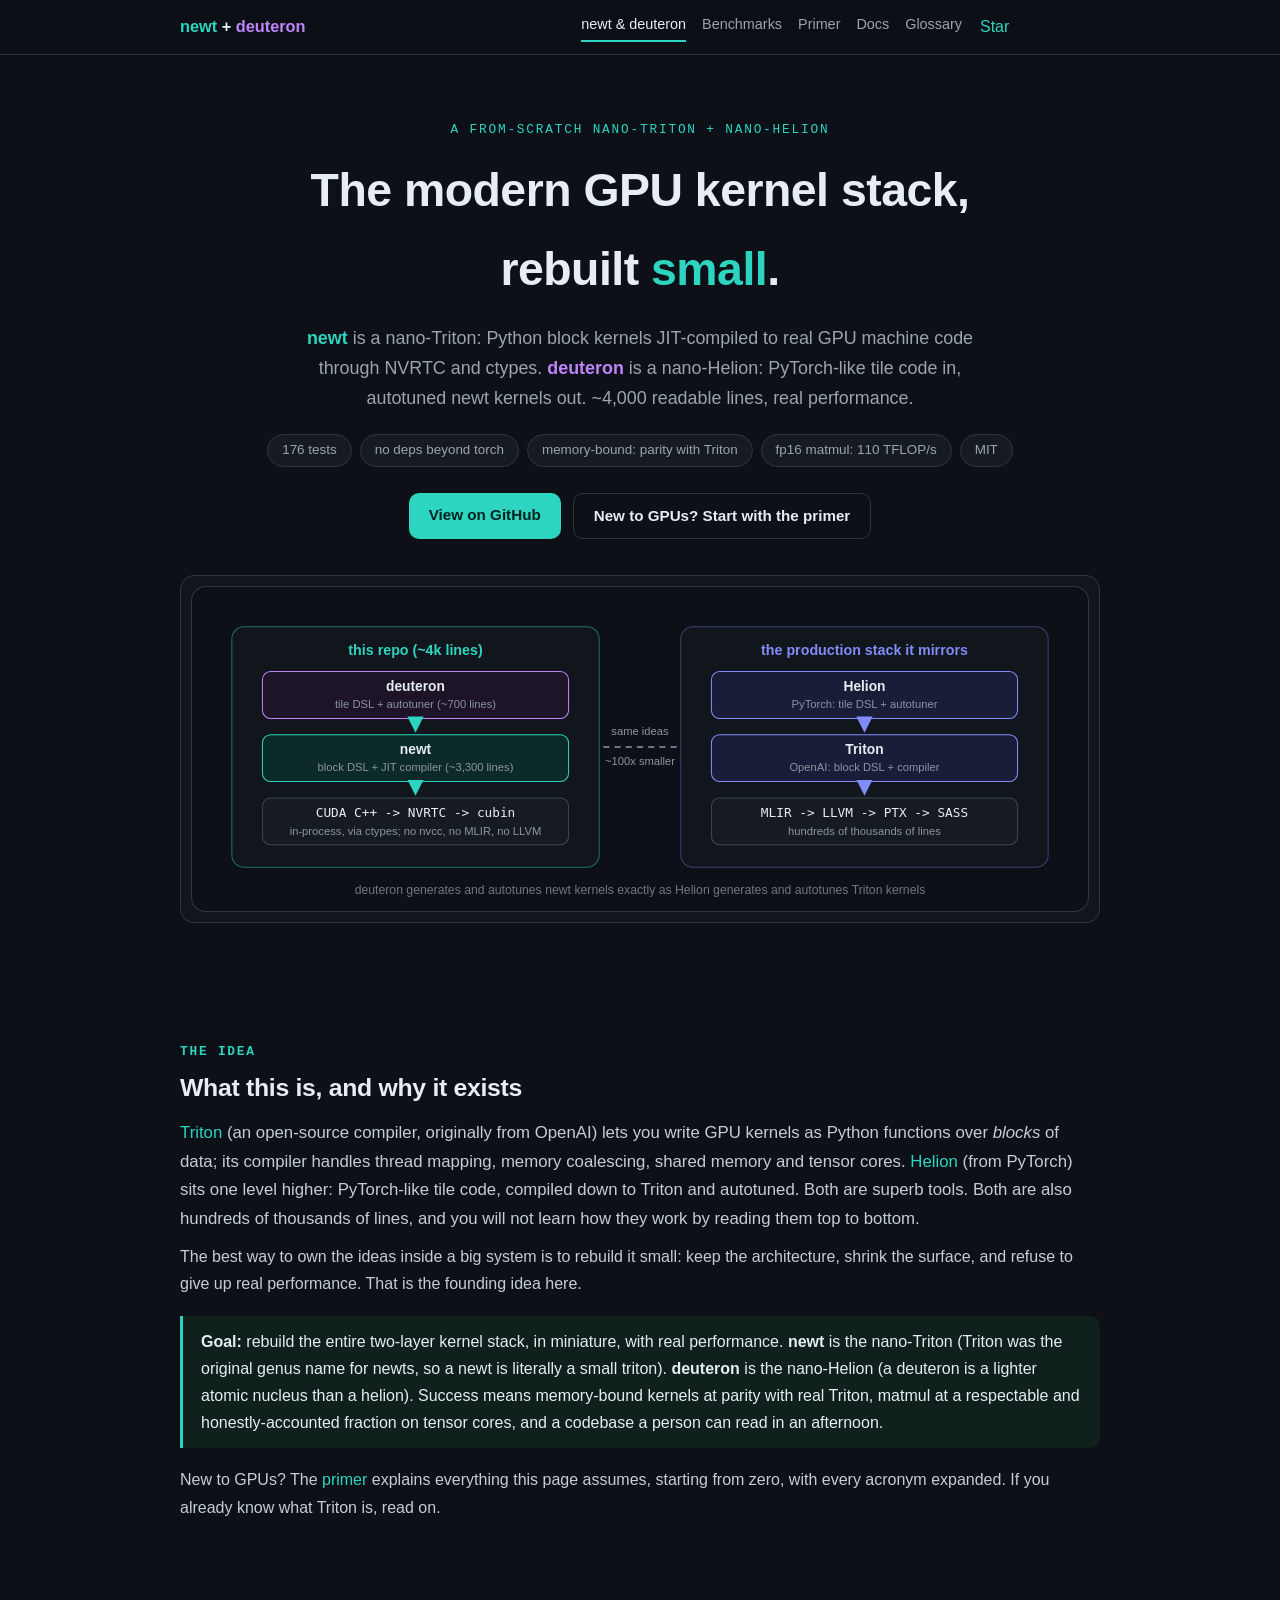
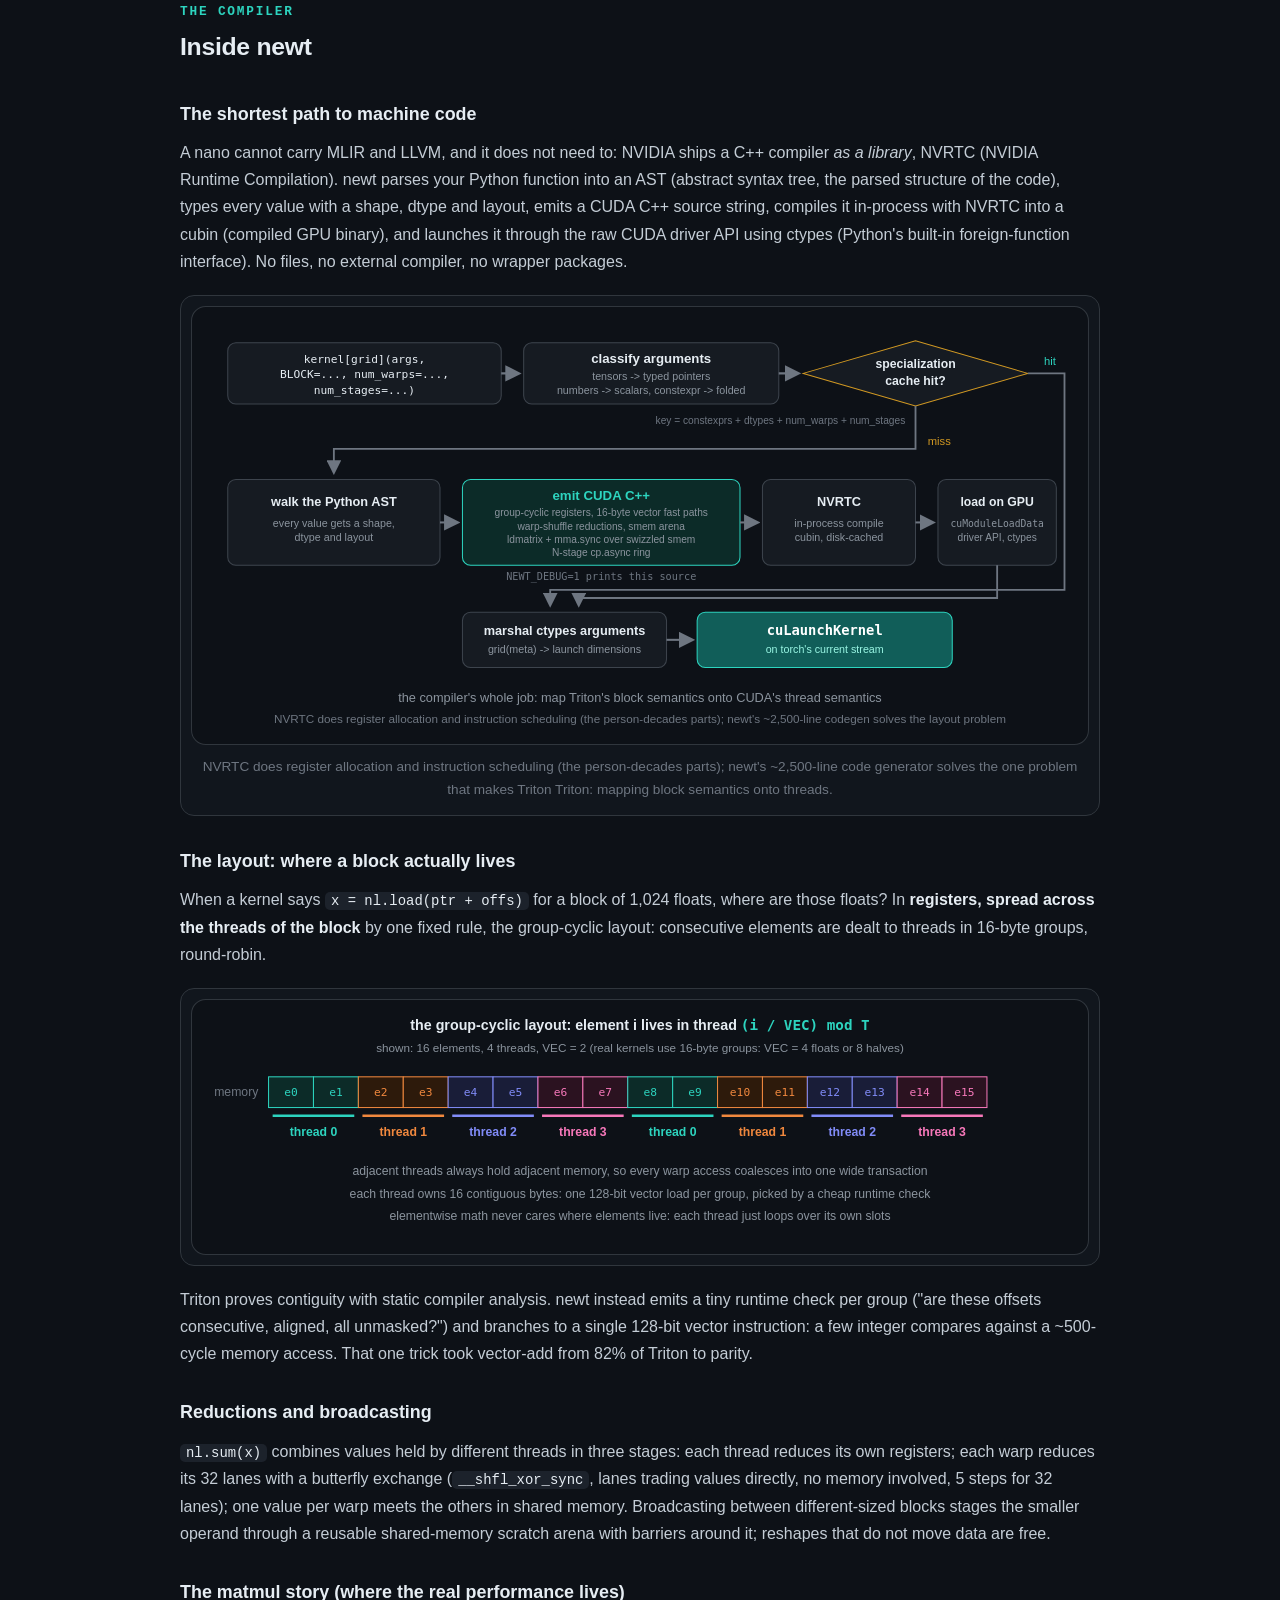
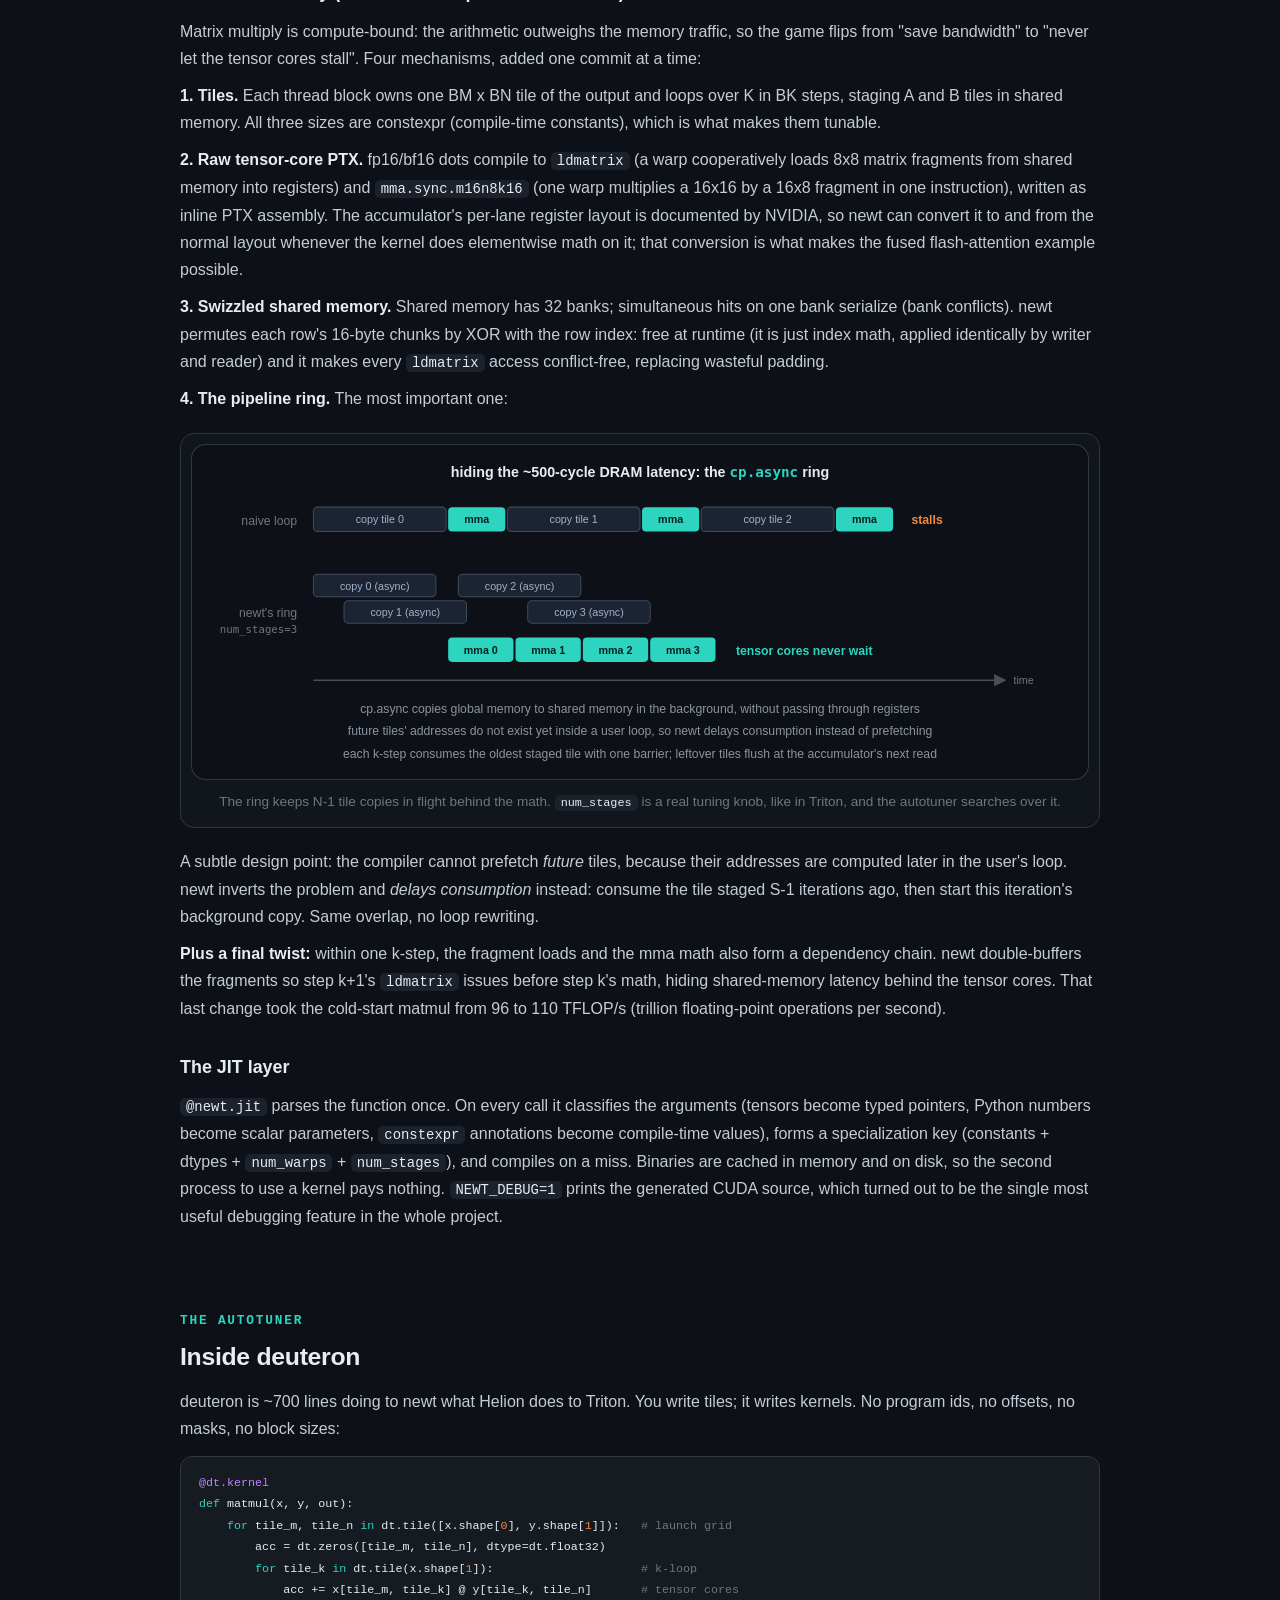
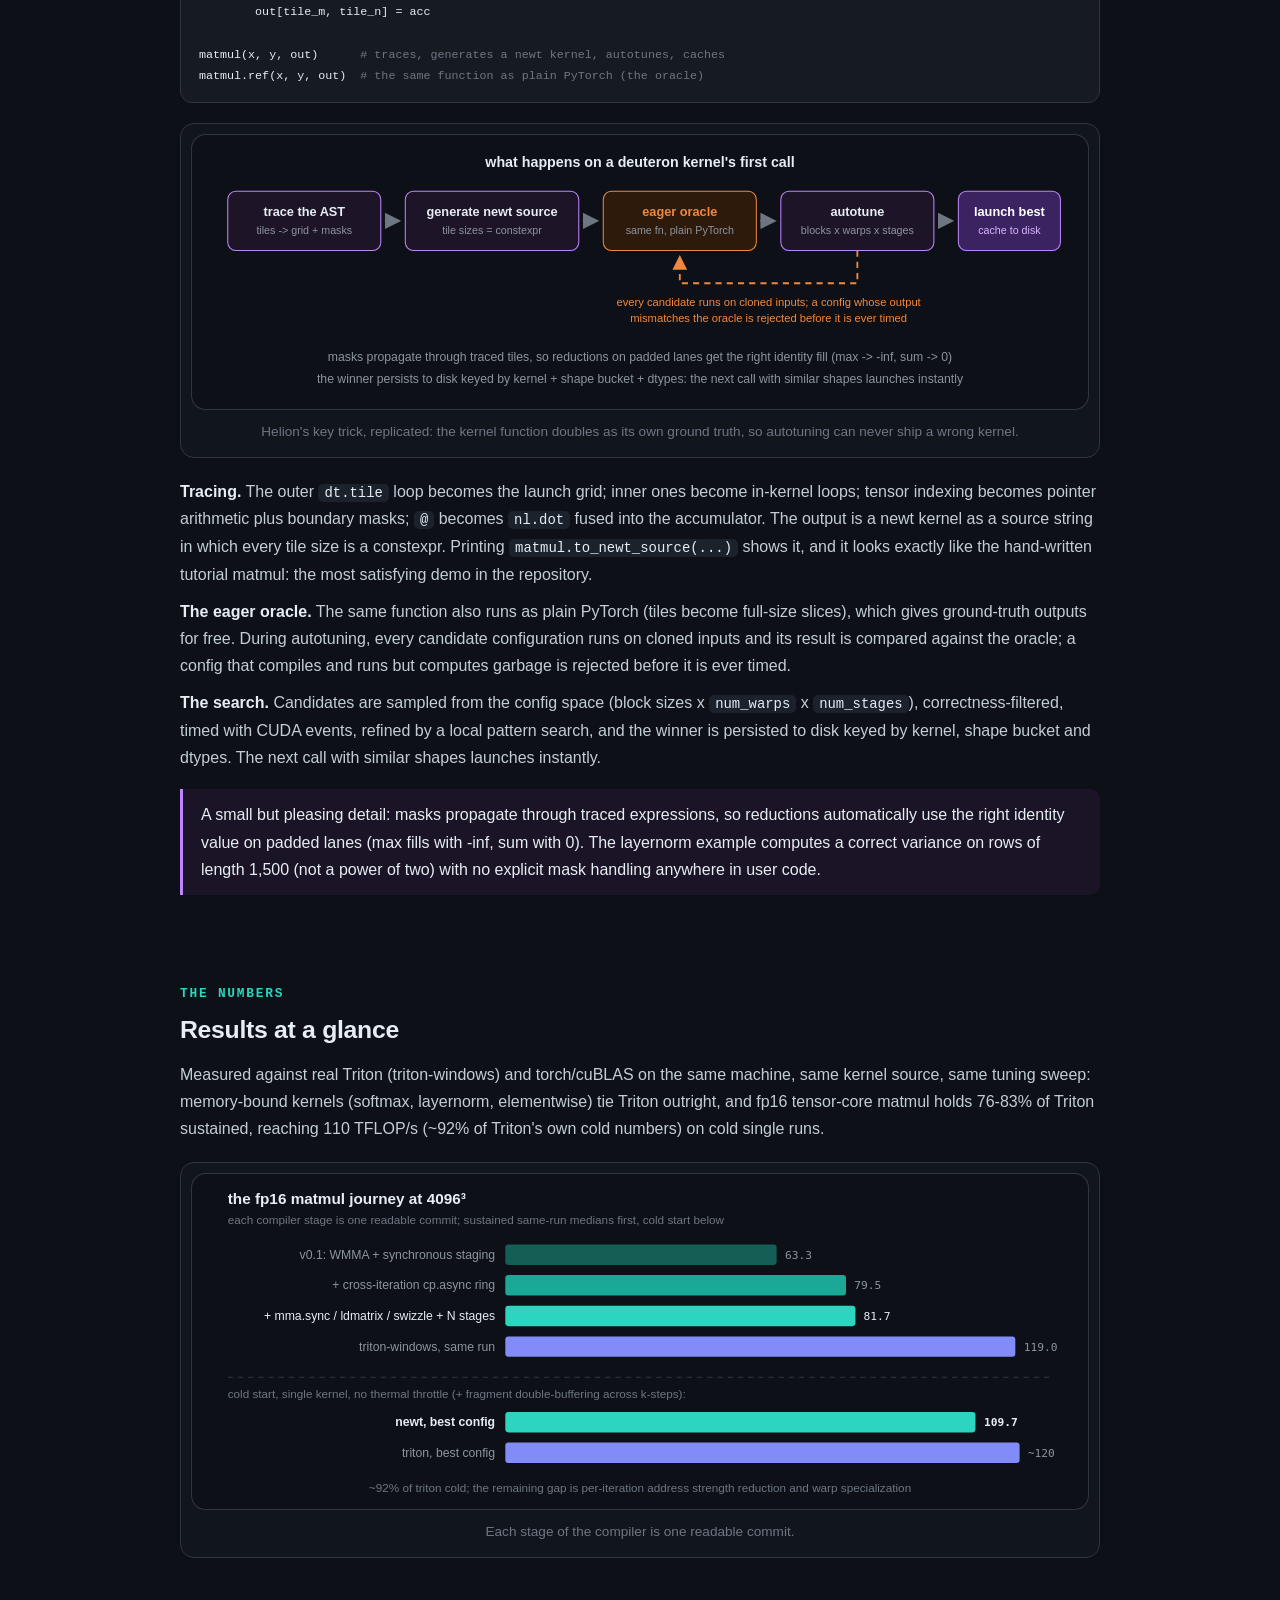
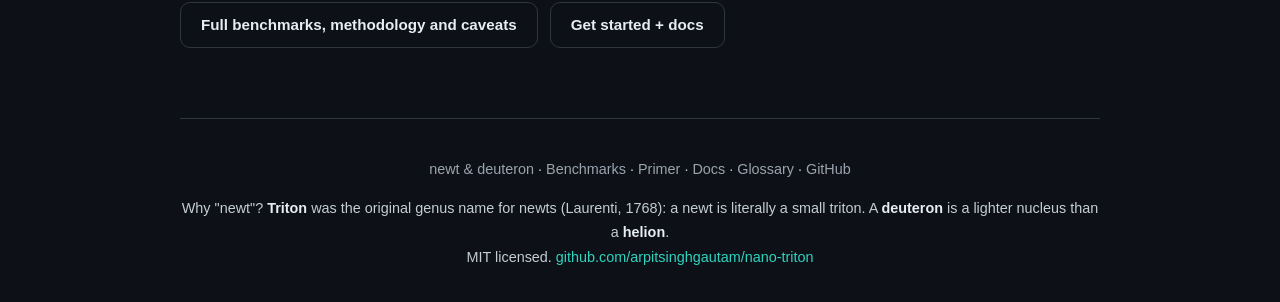
<file: docs/index.html>
<!DOCTYPE html>
<html lang="en">
<head>
<meta charset="utf-8">
<meta name="viewport" content="width=device-width, initial-scale=1">
<title>newt + deuteron: the GPU kernel stack, rebuilt small</title>
<meta name="description" content="A from-scratch nano-Triton and nano-Helion: the modern GPU kernel DSL stack rebuilt in ~4,000 lines of readable Python, with real tensor-core performance.">
<meta property="og:type" content="website">
<meta property="og:title" content="newt + deuteron: the GPU kernel stack, rebuilt small">
<meta property="og:description" content="A from-scratch nano-Triton and nano-Helion: ~4,000 lines of Python reaching memory-bandwidth parity with Triton and ~92% of its cold matmul throughput on real tensor cores.">
<meta property="og:url" content="https://arpitsinghgautam.me/nano-triton/">
<meta property="og:image" content="https://arpitsinghgautam.me/nano-triton/assets/og-card.png">
<meta property="og:image:width" content="1200">
<meta property="og:image:height" content="630">
<meta name="twitter:card" content="summary_large_image">
<meta name="twitter:title" content="newt + deuteron: the GPU kernel stack, rebuilt small">
<meta name="twitter:description" content="A from-scratch nano-Triton and nano-Helion: ~4,000 lines of Python reaching memory-bandwidth parity with Triton and ~92% of its cold matmul throughput on real tensor cores.">
<meta name="twitter:image" content="https://arpitsinghgautam.me/nano-triton/assets/og-card.png">
<link rel="icon" href="data:image/svg+xml,%3Csvg xmlns='http://www.w3.org/2000/svg' viewBox='0 0 32 32'%3E%3Crect width='32' height='32' rx='7' fill='%230d1117'/%3E%3Ctext x='16' y='23' text-anchor='middle' font-family='monospace' font-size='19' font-weight='bold' fill='%232dd4bf'%3En%3C/text%3E%3C/svg%3E">
<link rel="stylesheet" href="styles.css">
</head>
<body>

<nav class="top"><div class="wrap">
  <a class="brand" href="index.html"><span class="nw">newt</span> + <span class="dt">deuteron</span></a>
  <div class="links">
    <a href="index.html" class="active">newt &amp; deuteron</a>
    <a href="benchmarks.html">Benchmarks</a>
    <a href="primer.html">Primer</a>
    <a href="docs.html">Docs</a>
    <a href="docs.html#glossary">Glossary</a>
  </div>
  <span class="ghstar">
    <a class="github-button" href="https://github.com/arpitsinghgautam/nano-triton"
       data-color-scheme="no-preference: dark; light: dark; dark: dark;"
       data-icon="octicon-star" data-size="large" data-show-count="true"
       aria-label="Star arpitsinghgautam/nano-triton on GitHub">Star</a>
  </span>
</div></nav>

<div class="wrap" id="top">

<header class="hero">
  <div class="kicker">a from-scratch nano-Triton + nano-Helion</div>
  <h1>The modern GPU kernel stack,<br>rebuilt <span class="nw">small</span>.</h1>
  <p class="sub"><span style="color:var(--teal);font-weight:600">newt</span> is a nano-Triton:
  Python block kernels JIT-compiled to real GPU machine code through NVRTC and ctypes.
  <span style="color:var(--purple);font-weight:600">deuteron</span> is a nano-Helion:
  PyTorch-like tile code in, autotuned newt kernels out. ~4,000 readable lines, real performance.</p>
  <div class="pillrow">
    <span class="pill">176 tests</span>
    <span class="pill">no deps beyond torch</span>
    <span class="pill">memory-bound: parity with Triton</span>
    <span class="pill">fp16 matmul: 110 TFLOP/s</span>
    <span class="pill">MIT</span>
  </div>
  <div class="btnrow">
    <a class="btn primary" href="https://github.com/arpitsinghgautam/nano-triton">View on GitHub</a>
    <a class="btn ghost" href="primer.html">New to GPUs? Start with the primer</a>
  </div>
  <figure class="figure" style="margin-top:6px">
    <img src="assets/stack.svg" alt="this repo mirrors the production stack: deuteron over newt over NVRTC, as Helion over Triton over MLIR/LLVM">
  </figure>
</header>

<!-- ================================ WHAT ================================ -->
<section id="what">
<h2><span class="kicker">the idea</span>What this is, and why it exists</h2>

<p class="lead"><a href="https://github.com/triton-lang/triton">Triton</a> (an open-source
compiler, originally from OpenAI) lets you write GPU kernels as Python functions over
<em>blocks</em> of data; its compiler handles thread mapping, memory coalescing, shared
memory and tensor cores. <a href="https://github.com/pytorch/helion">Helion</a> (from
PyTorch) sits one level higher: PyTorch-like tile code, compiled down to Triton and
autotuned. Both are superb tools. Both are also hundreds of thousands of lines, and you
will not learn how they work by reading them top to bottom.</p>

<p>The best way to own the ideas inside a big system is to rebuild it small: keep the
architecture, shrink the surface, and refuse to give up real performance. That is the
founding idea here.</p>

<div class="callout">
<strong>Goal:</strong> rebuild the entire two-layer kernel stack, in miniature, with real
performance. <strong>newt</strong> is the nano-Triton (Triton was the original genus name for
newts, so a newt is literally a small triton). <strong>deuteron</strong> is the nano-Helion
(a deuteron is a lighter atomic nucleus than a helion). Success means memory-bound kernels
at parity with real Triton, matmul at a respectable and honestly-accounted fraction on
tensor cores, and a codebase a person can read in an afternoon.
</div>

<p>New to GPUs? The <a href="primer.html">primer</a> explains everything this page
assumes, starting from zero, with every acronym expanded. If you already know what
Triton is, read on.</p>
</section>

<!-- ================================ NEWT ================================ -->
<section id="newt">
<h2><span class="kicker">the compiler</span>Inside newt</h2>

<h3>The shortest path to machine code</h3>
<p>A nano cannot carry MLIR and LLVM, and it does not need to: NVIDIA ships a C++ compiler
<em>as a library</em>, NVRTC (NVIDIA Runtime Compilation). newt parses your Python function
into an AST (abstract syntax tree, the parsed structure of the code), types every value
with a shape, dtype and layout, emits a CUDA C++ source string, compiles it in-process
with NVRTC into a cubin (compiled GPU binary), and launches it through the raw CUDA driver
API using ctypes (Python's built-in foreign-function interface). No files, no external
compiler, no wrapper packages.</p>

<figure class="figure">
  <img src="assets/pipeline.svg" alt="call flow: classify arguments, specialization cache, walk the AST, emit CUDA C++, NVRTC, driver load, marshal, cuLaunchKernel">
  <figcaption>NVRTC does register allocation and instruction scheduling (the person-decades
  parts); newt's ~2,500-line code generator solves the one problem that makes Triton
  Triton: mapping block semantics onto threads.</figcaption>
</figure>

<h3>The layout: where a block actually lives</h3>
<p>When a kernel says <code>x = nl.load(ptr + offs)</code> for a block of 1,024 floats, where
are those floats? In <strong>registers, spread across the threads of the block</strong> by one
fixed rule, the group-cyclic layout: consecutive elements are dealt to threads in 16-byte
groups, round-robin.</p>

<figure class="figure">
  <img src="assets/layout.svg" alt="group-cyclic layout: 16 elements dealt to 4 threads in groups of 2, round robin">
</figure>

<p>Triton proves contiguity with static compiler analysis. newt instead emits a tiny
runtime check per group ("are these offsets consecutive, aligned, all unmasked?") and
branches to a single 128-bit vector instruction: a few integer compares against a
~500-cycle memory access. That one trick took vector-add from 82% of Triton to parity.</p>

<h3>Reductions and broadcasting</h3>
<p><code>nl.sum(x)</code> combines values held by different threads in three stages: each
thread reduces its own registers; each warp reduces its 32 lanes with a butterfly exchange
(<code>__shfl_xor_sync</code>, lanes trading values directly, no memory involved, 5 steps for
32 lanes); one value per warp meets the others in shared memory. Broadcasting between
different-sized blocks stages the smaller operand through a reusable shared-memory scratch
arena with barriers around it; reshapes that do not move data are free.</p>

<h3>The matmul story (where the real performance lives)</h3>
<p>Matrix multiply is compute-bound: the arithmetic outweighs the memory traffic, so the
game flips from "save bandwidth" to "never let the tensor cores stall". Four mechanisms,
added one commit at a time:</p>

<p><strong>1. Tiles.</strong> Each thread block owns one BM x BN tile of the output and loops
over K in BK steps, staging A and B tiles in shared memory. All three sizes are constexpr
(compile-time constants), which is what makes them tunable.</p>

<p><strong>2. Raw tensor-core PTX.</strong> fp16/bf16 dots compile to <code>ldmatrix</code> (a
warp cooperatively loads 8x8 matrix fragments from shared memory into registers) and
<code>mma.sync.m16n8k16</code> (one warp multiplies a 16x16 by a 16x8 fragment in one
instruction), written as inline PTX assembly. The accumulator's per-lane register layout
is documented by NVIDIA, so newt can convert it to and from the normal layout whenever the
kernel does elementwise math on it; that conversion is what makes the fused
flash-attention example possible.</p>

<p><strong>3. Swizzled shared memory.</strong> Shared memory has 32 banks; simultaneous hits
on one bank serialize (bank conflicts). newt permutes each row's 16-byte chunks by XOR
with the row index: free at runtime (it is just index math, applied identically by writer
and reader) and it makes every <code>ldmatrix</code> access conflict-free, replacing wasteful
padding.</p>

<p><strong>4. The pipeline ring.</strong> The most important one:</p>

<figure class="figure">
  <img src="assets/ring.svg" alt="naive loops stall on every copy; the cp.async ring keeps N-1 tile copies in flight behind the math">
  <figcaption>The ring keeps N-1 tile copies in flight behind the math. <code>num_stages</code>
  is a real tuning knob, like in Triton, and the autotuner searches over it.</figcaption>
</figure>

<p>A subtle design point: the compiler cannot prefetch <em>future</em> tiles, because their
addresses are computed later in the user's loop. newt inverts the problem and
<em>delays consumption</em> instead: consume the tile staged S-1 iterations ago, then start
this iteration's background copy. Same overlap, no loop rewriting.</p>

<p><strong>Plus a final twist:</strong> within one k-step, the fragment loads and the mma math
also form a dependency chain. newt double-buffers the fragments so step k+1's
<code>ldmatrix</code> issues before step k's math, hiding shared-memory latency behind the
tensor cores. That last change took the cold-start matmul from 96 to 110 TFLOP/s
(trillion floating-point operations per second).</p>

<h3>The JIT layer</h3>
<p><code>@newt.jit</code> parses the function once. On every call it classifies the arguments
(tensors become typed pointers, Python numbers become scalar parameters,
<code>constexpr</code> annotations become compile-time values), forms a specialization key
(constants + dtypes + <code>num_warps</code> + <code>num_stages</code>), and compiles on a miss.
Binaries are cached in memory and on disk, so the second process to use a kernel pays
nothing. <code>NEWT_DEBUG=1</code> prints the generated CUDA source, which turned out to be
the single most useful debugging feature in the whole project.</p>
</section>

<!-- ================================ DEUTERON ================================ -->
<section id="deuteron">
<h2><span class="kicker">the autotuner</span>Inside deuteron</h2>

<p>deuteron is ~700 lines doing to newt what Helion does to Triton. You write tiles; it
writes kernels. No program ids, no offsets, no masks, no block sizes:</p>

<pre><code><span class="d">@dt.kernel</span>
<span class="k">def</span> matmul(x, y, out):
    <span class="k">for</span> tile_m, tile_n <span class="k">in</span> dt.tile([x.shape[<span class="n">0</span>], y.shape[<span class="n">1</span>]]):   <span class="c"># launch grid</span>
        acc = dt.zeros([tile_m, tile_n], dtype=dt.float32)
        <span class="k">for</span> tile_k <span class="k">in</span> dt.tile(x.shape[<span class="n">1</span>]):                     <span class="c"># k-loop</span>
            acc += x[tile_m, tile_k] @ y[tile_k, tile_n]       <span class="c"># tensor cores</span>
        out[tile_m, tile_n] = acc

matmul(x, y, out)      <span class="c"># traces, generates a newt kernel, autotunes, caches</span>
matmul.ref(x, y, out)  <span class="c"># the same function as plain PyTorch (the oracle)</span></code></pre>

<figure class="figure">
  <img src="assets/deuteron.svg" alt="trace the AST, generate newt source, eager PyTorch oracle, correctness-filtered autotune, launch and cache">
  <figcaption>Helion's key trick, replicated: the kernel function doubles as its own ground
  truth, so autotuning can never ship a wrong kernel.</figcaption>
</figure>

<p><strong>Tracing.</strong> The outer <code>dt.tile</code> loop becomes the launch grid; inner
ones become in-kernel loops; tensor indexing becomes pointer arithmetic plus boundary
masks; <code>@</code> becomes <code>nl.dot</code> fused into the accumulator. The output is a newt
kernel as a source string in which every tile size is a constexpr. Printing
<code>matmul.to_newt_source(...)</code> shows it, and it looks exactly like the hand-written
tutorial matmul: the most satisfying demo in the repository.</p>

<p><strong>The eager oracle.</strong> The same function also runs as plain PyTorch (tiles
become full-size slices), which gives ground-truth outputs for free. During autotuning,
every candidate configuration runs on cloned inputs and its result is compared against the
oracle; a config that compiles and runs but computes garbage is rejected before it is ever
timed.</p>

<p><strong>The search.</strong> Candidates are sampled from the config space (block sizes x
<code>num_warps</code> x <code>num_stages</code>), correctness-filtered, timed with CUDA events,
refined by a local pattern search, and the winner is persisted to disk keyed by kernel,
shape bucket and dtypes. The next call with similar shapes launches instantly.</p>

<div class="callout purple">
A small but pleasing detail: masks propagate through traced expressions, so reductions
automatically use the right identity value on padded lanes (max fills with -inf, sum with
0). The layernorm example computes a correct variance on rows of length 1,500 (not a power
of two) with no explicit mask handling anywhere in user code.
</div>
</section>

<!-- ================================ RESULTS TEASER ================================ -->
<section id="results">
<h2><span class="kicker">the numbers</span>Results at a glance</h2>

<p>Measured against real Triton (triton-windows) and torch/cuBLAS on the same machine,
same kernel source, same tuning sweep: memory-bound kernels (softmax, layernorm,
elementwise) tie Triton outright, and fp16 tensor-core matmul holds 76-83% of Triton
sustained, reaching 110 TFLOP/s (~92% of Triton's own cold numbers) on cold single
runs.</p>

<figure class="figure">
  <img src="assets/journey.svg" alt="the fp16 matmul journey at 4096 cubed: 63.3 to 79.5 to 81.7 sustained, 109.7 cold vs triton about 120">
  <figcaption>Each stage of the compiler is one readable commit.</figcaption>
</figure>

<div class="pagenav">
  <a class="btn ghost" href="benchmarks.html">Full benchmarks, methodology and caveats</a>
  <a class="btn ghost" href="docs.html">Get started + docs</a>
</div>
</section>

<footer>
  <p class="footlinks">
    <a href="index.html">newt &amp; deuteron</a> &#183;
    <a href="benchmarks.html">Benchmarks</a> &#183;
    <a href="primer.html">Primer</a> &#183;
    <a href="docs.html">Docs</a> &#183;
    <a href="docs.html#glossary">Glossary</a> &#183;
    <a href="https://github.com/arpitsinghgautam/nano-triton">GitHub</a>
  </p>
  <p>Why "newt"? <strong>Triton</strong> was the original genus name for newts (Laurenti, 1768):
  a newt is literally a small triton. A <strong>deuteron</strong> is a lighter nucleus than a
  <strong>helion</strong>.<br>
  MIT licensed. <a href="https://github.com/arpitsinghgautam/nano-triton">github.com/arpitsinghgautam/nano-triton</a></p>
</footer>

</div>
<script async defer src="https://buttons.github.io/buttons.js"></script>
</body>
</html>
</file>
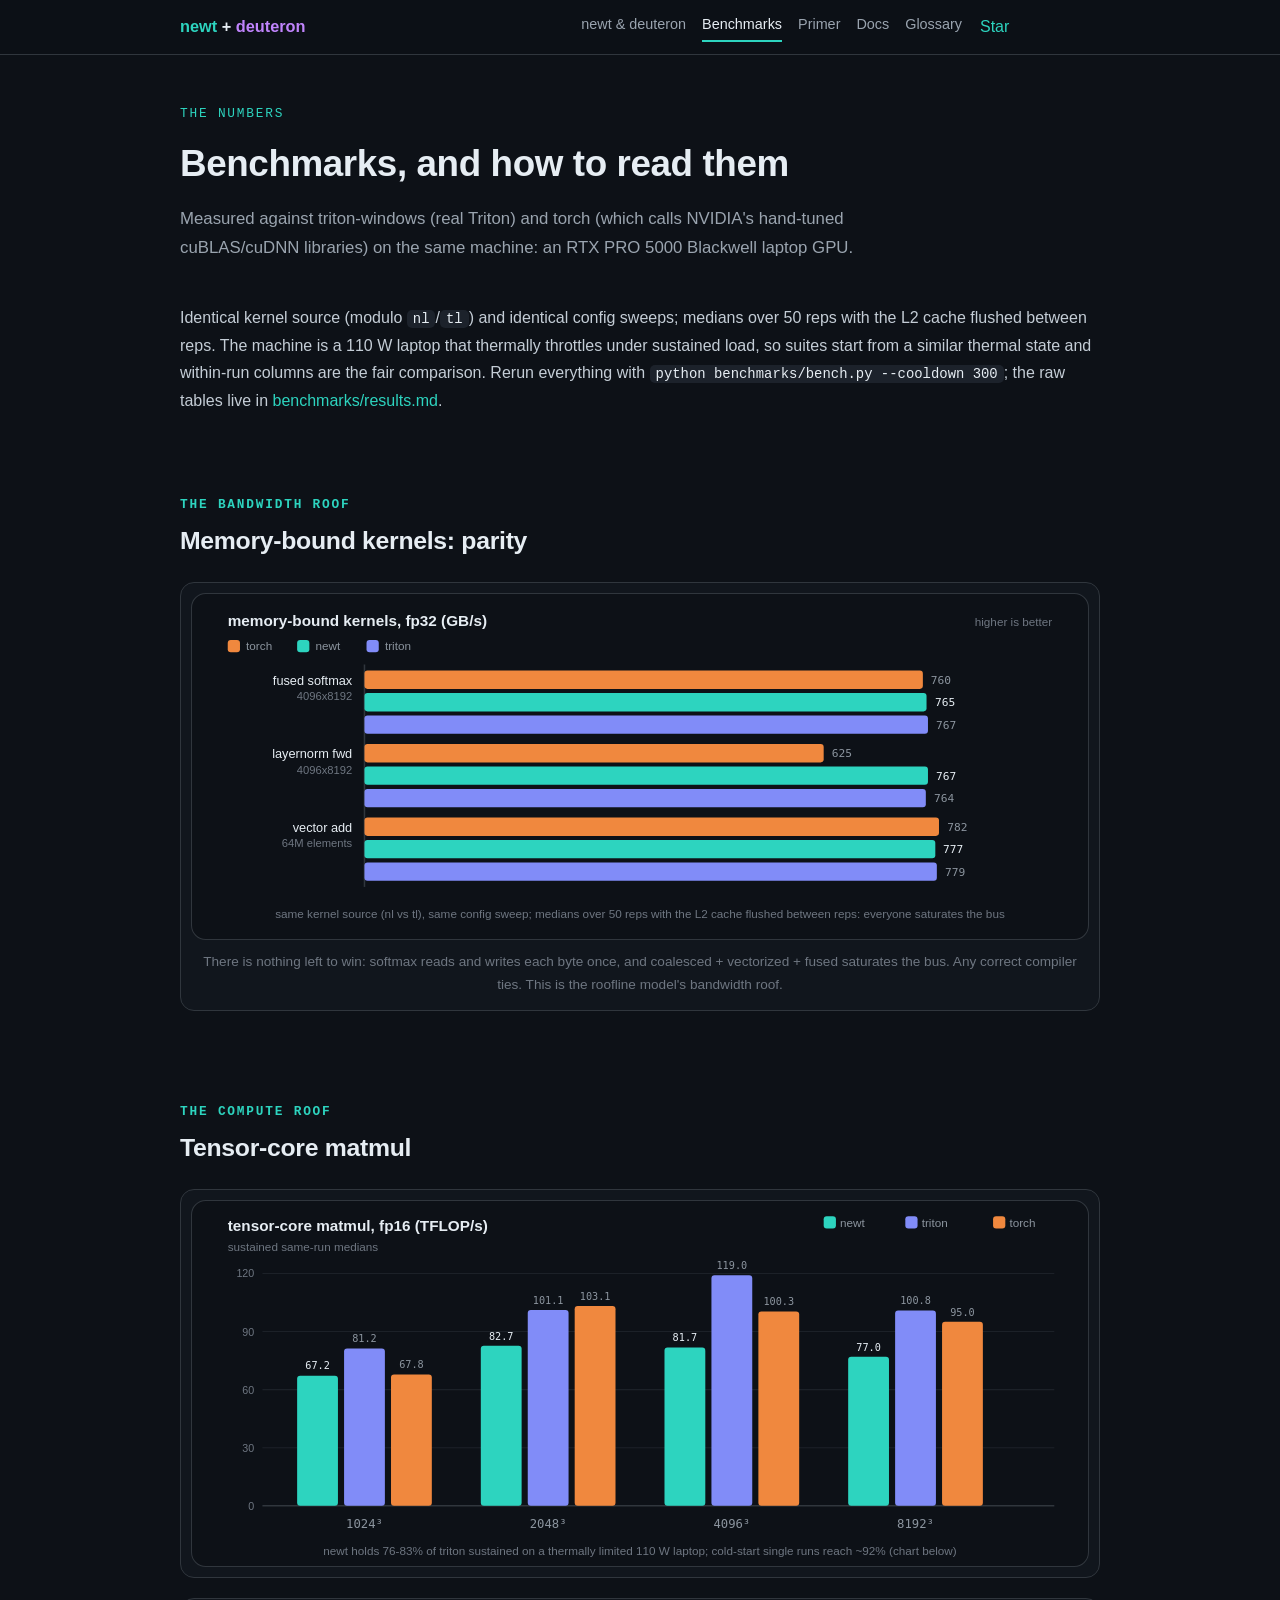
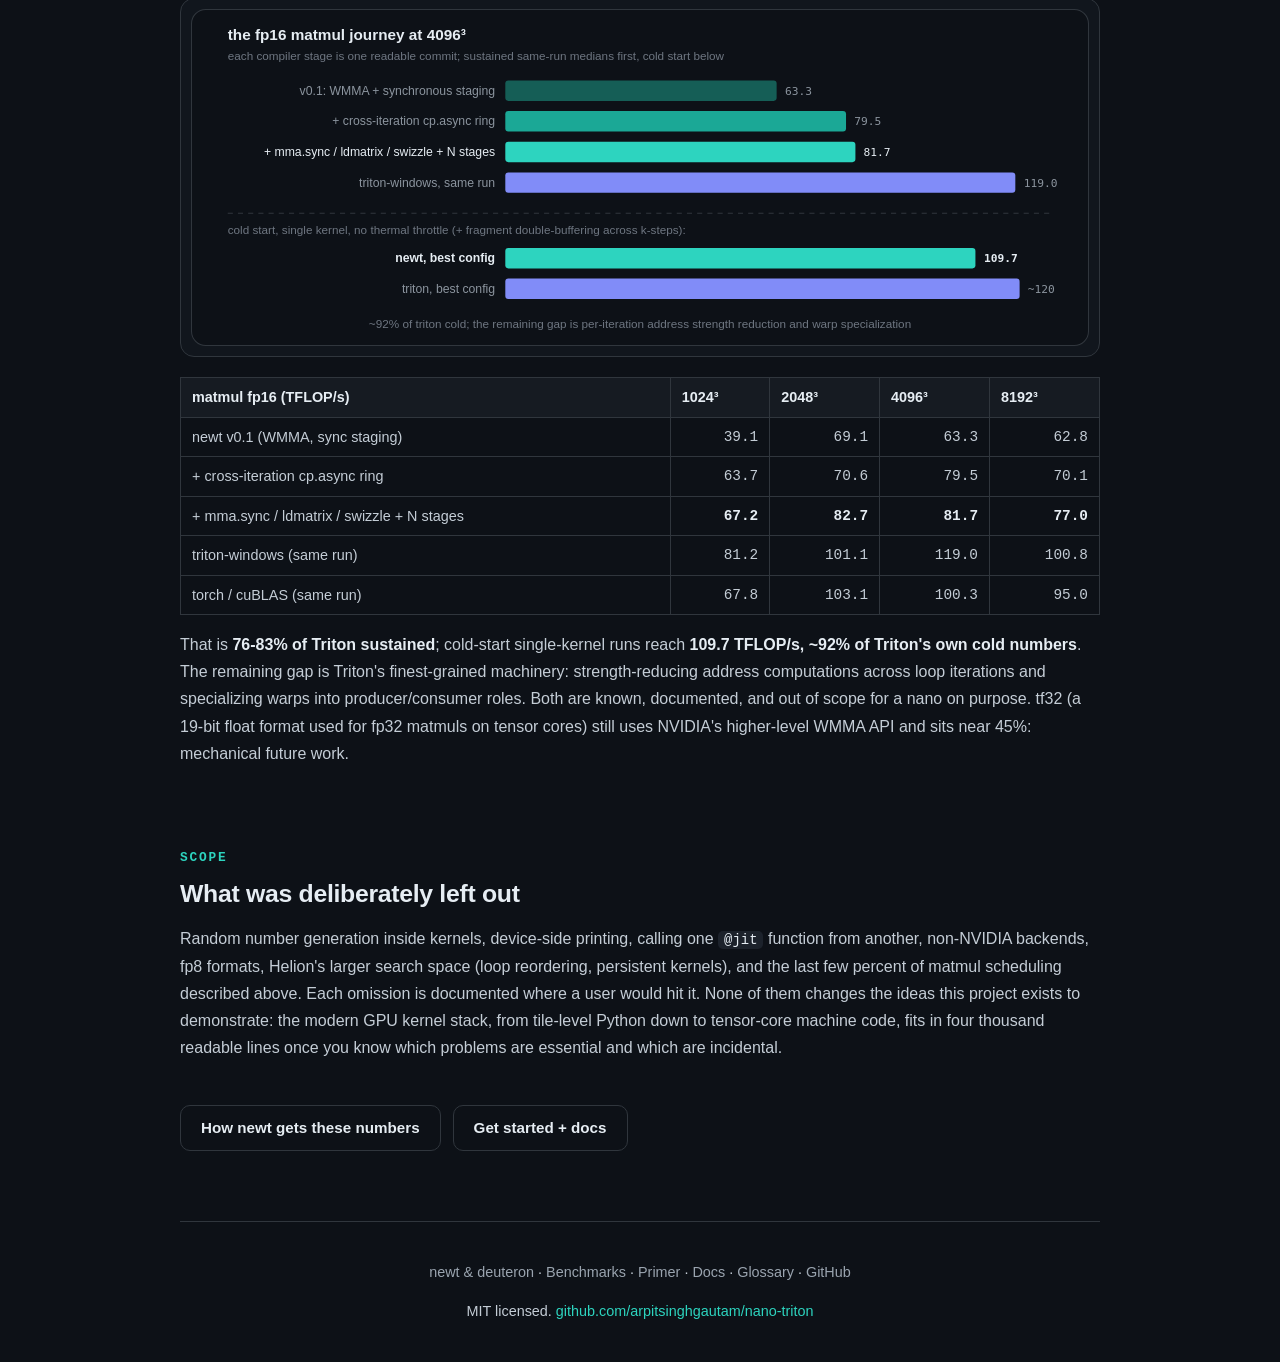
<file: docs/benchmarks.html>
<!DOCTYPE html>
<html lang="en">
<head>
<meta charset="utf-8">
<meta name="viewport" content="width=device-width, initial-scale=1">
<title>Benchmarks | newt + deuteron</title>
<meta name="description" content="newt vs real Triton vs torch/cuBLAS on the same machine: memory-bound parity, 76-83% of Triton sustained on fp16 matmul, 110 TFLOP/s cold. Methodology and caveats included.">
<meta property="og:type" content="website">
<meta property="og:title" content="Benchmarks | newt + deuteron">
<meta property="og:description" content="newt vs real Triton vs torch/cuBLAS on the same machine: memory-bound parity, 76-83% of Triton sustained on fp16 matmul, 110 TFLOP/s cold.">
<meta property="og:url" content="https://arpitsinghgautam.me/nano-triton/benchmarks.html">
<meta property="og:image" content="https://arpitsinghgautam.me/nano-triton/assets/og-card.png">
<meta name="twitter:card" content="summary_large_image">
<meta name="twitter:image" content="https://arpitsinghgautam.me/nano-triton/assets/og-card.png">
<link rel="icon" href="data:image/svg+xml,%3Csvg xmlns='http://www.w3.org/2000/svg' viewBox='0 0 32 32'%3E%3Crect width='32' height='32' rx='7' fill='%230d1117'/%3E%3Ctext x='16' y='23' text-anchor='middle' font-family='monospace' font-size='19' font-weight='bold' fill='%232dd4bf'%3En%3C/text%3E%3C/svg%3E">
<link rel="stylesheet" href="styles.css">
</head>
<body>

<nav class="top"><div class="wrap">
  <a class="brand" href="index.html"><span class="nw">newt</span> + <span class="dt">deuteron</span></a>
  <div class="links">
    <a href="index.html">newt &amp; deuteron</a>
    <a href="benchmarks.html" class="active">Benchmarks</a>
    <a href="primer.html">Primer</a>
    <a href="docs.html">Docs</a>
    <a href="docs.html#glossary">Glossary</a>
  </div>
  <span class="ghstar">
    <a class="github-button" href="https://github.com/arpitsinghgautam/nano-triton"
       data-color-scheme="no-preference: dark; light: dark; dark: dark;"
       data-icon="octicon-star" data-size="large" data-show-count="true"
       aria-label="Star arpitsinghgautam/nano-triton on GitHub">Star</a>
  </span>
</div></nav>

<div class="wrap">

<header class="page">
  <div class="kicker">the numbers</div>
  <h1>Benchmarks, and how to read them</h1>
  <p class="sub">Measured against triton-windows (real Triton) and torch (which calls
  NVIDIA's hand-tuned cuBLAS/cuDNN libraries) on the same machine: an RTX PRO 5000
  Blackwell laptop GPU.</p>
</header>

<section id="method">
<p>Identical kernel source (modulo <code>nl</code>/<code>tl</code>) and identical config sweeps;
medians over 50 reps with the L2 cache flushed between reps. The machine is a 110 W laptop
that thermally throttles under sustained load, so suites start from a similar thermal
state and within-run columns are the fair comparison. Rerun everything with
<code>python benchmarks/bench.py --cooldown 300</code>; the raw tables live in
<a href="https://github.com/arpitsinghgautam/nano-triton/blob/main/benchmarks/results.md">benchmarks/results.md</a>.</p>
</section>

<section id="membound">
<h2><span class="kicker">the bandwidth roof</span>Memory-bound kernels: parity</h2>
<figure class="figure">
  <img src="assets/bench-membound.svg" alt="softmax, layernorm and vector add bandwidth: newt, triton and torch within a few percent of each other">
  <figcaption>There is nothing left to win: softmax reads and writes each byte once, and
  coalesced + vectorized + fused saturates the bus. Any correct compiler ties. This is the
  roofline model's bandwidth roof.</figcaption>
</figure>
</section>

<section id="matmul">
<h2><span class="kicker">the compute roof</span>Tensor-core matmul</h2>
<figure class="figure">
  <img src="assets/bench-matmul.svg" alt="fp16 matmul sustained TFLOP/s across sizes: newt 67 to 83, triton 81 to 119, torch 68 to 103">
</figure>

<figure class="figure">
  <img src="assets/journey.svg" alt="the journey at 4096 cubed: 63.3 to 79.5 to 81.7 sustained, 109.7 cold vs triton about 120">
</figure>

<table>
  <tr><th>matmul fp16 (TFLOP/s)</th><th>1024&sup3;</th><th>2048&sup3;</th><th>4096&sup3;</th><th>8192&sup3;</th></tr>
  <tr><td>newt v0.1 (WMMA, sync staging)</td><td class="num">39.1</td><td class="num">69.1</td><td class="num">63.3</td><td class="num">62.8</td></tr>
  <tr><td>+ cross-iteration cp.async ring</td><td class="num">63.7</td><td class="num">70.6</td><td class="num">79.5</td><td class="num">70.1</td></tr>
  <tr><td>+ mma.sync / ldmatrix / swizzle + N stages</td><td class="num"><strong>67.2</strong></td><td class="num"><strong>82.7</strong></td><td class="num"><strong>81.7</strong></td><td class="num"><strong>77.0</strong></td></tr>
  <tr><td>triton-windows (same run)</td><td class="num">81.2</td><td class="num">101.1</td><td class="num">119.0</td><td class="num">100.8</td></tr>
  <tr><td>torch / cuBLAS (same run)</td><td class="num">67.8</td><td class="num">103.1</td><td class="num">100.3</td><td class="num">95.0</td></tr>
</table>

<p>That is <strong>76-83% of Triton sustained</strong>; cold-start single-kernel runs reach
<strong>109.7 TFLOP/s, ~92% of Triton's own cold numbers</strong>. The remaining gap is
Triton's finest-grained machinery: strength-reducing address computations across loop
iterations and specializing warps into producer/consumer roles. Both are known,
documented, and out of scope for a nano on purpose. tf32 (a 19-bit float format used for
fp32 matmuls on tensor cores) still uses NVIDIA's higher-level WMMA API and sits near 45%:
mechanical future work.</p>
</section>

<section id="leftout">
<h2><span class="kicker">scope</span>What was deliberately left out</h2>
<p>Random number generation inside kernels, device-side printing, calling one
<code>@jit</code> function from another, non-NVIDIA backends, fp8 formats, Helion's larger
search space (loop reordering, persistent kernels), and the last few percent of matmul
scheduling described above. Each omission is documented where a user would hit it. None of
them changes the ideas this project exists to demonstrate: the modern GPU kernel stack,
from tile-level Python down to tensor-core machine code, fits in four thousand readable
lines once you know which problems are essential and which are incidental.</p>

<div class="pagenav">
  <a class="btn ghost" href="index.html#newt">How newt gets these numbers</a>
  <a class="btn ghost" href="docs.html">Get started + docs</a>
</div>
</section>

<footer>
  <p class="footlinks">
    <a href="index.html">newt &amp; deuteron</a> &#183;
    <a href="benchmarks.html">Benchmarks</a> &#183;
    <a href="primer.html">Primer</a> &#183;
    <a href="docs.html">Docs</a> &#183;
    <a href="docs.html#glossary">Glossary</a> &#183;
    <a href="https://github.com/arpitsinghgautam/nano-triton">GitHub</a>
  </p>
  <p>MIT licensed. <a href="https://github.com/arpitsinghgautam/nano-triton">github.com/arpitsinghgautam/nano-triton</a></p>
</footer>

</div>
<script async defer src="https://buttons.github.io/buttons.js"></script>
</body>
</html>
</file>
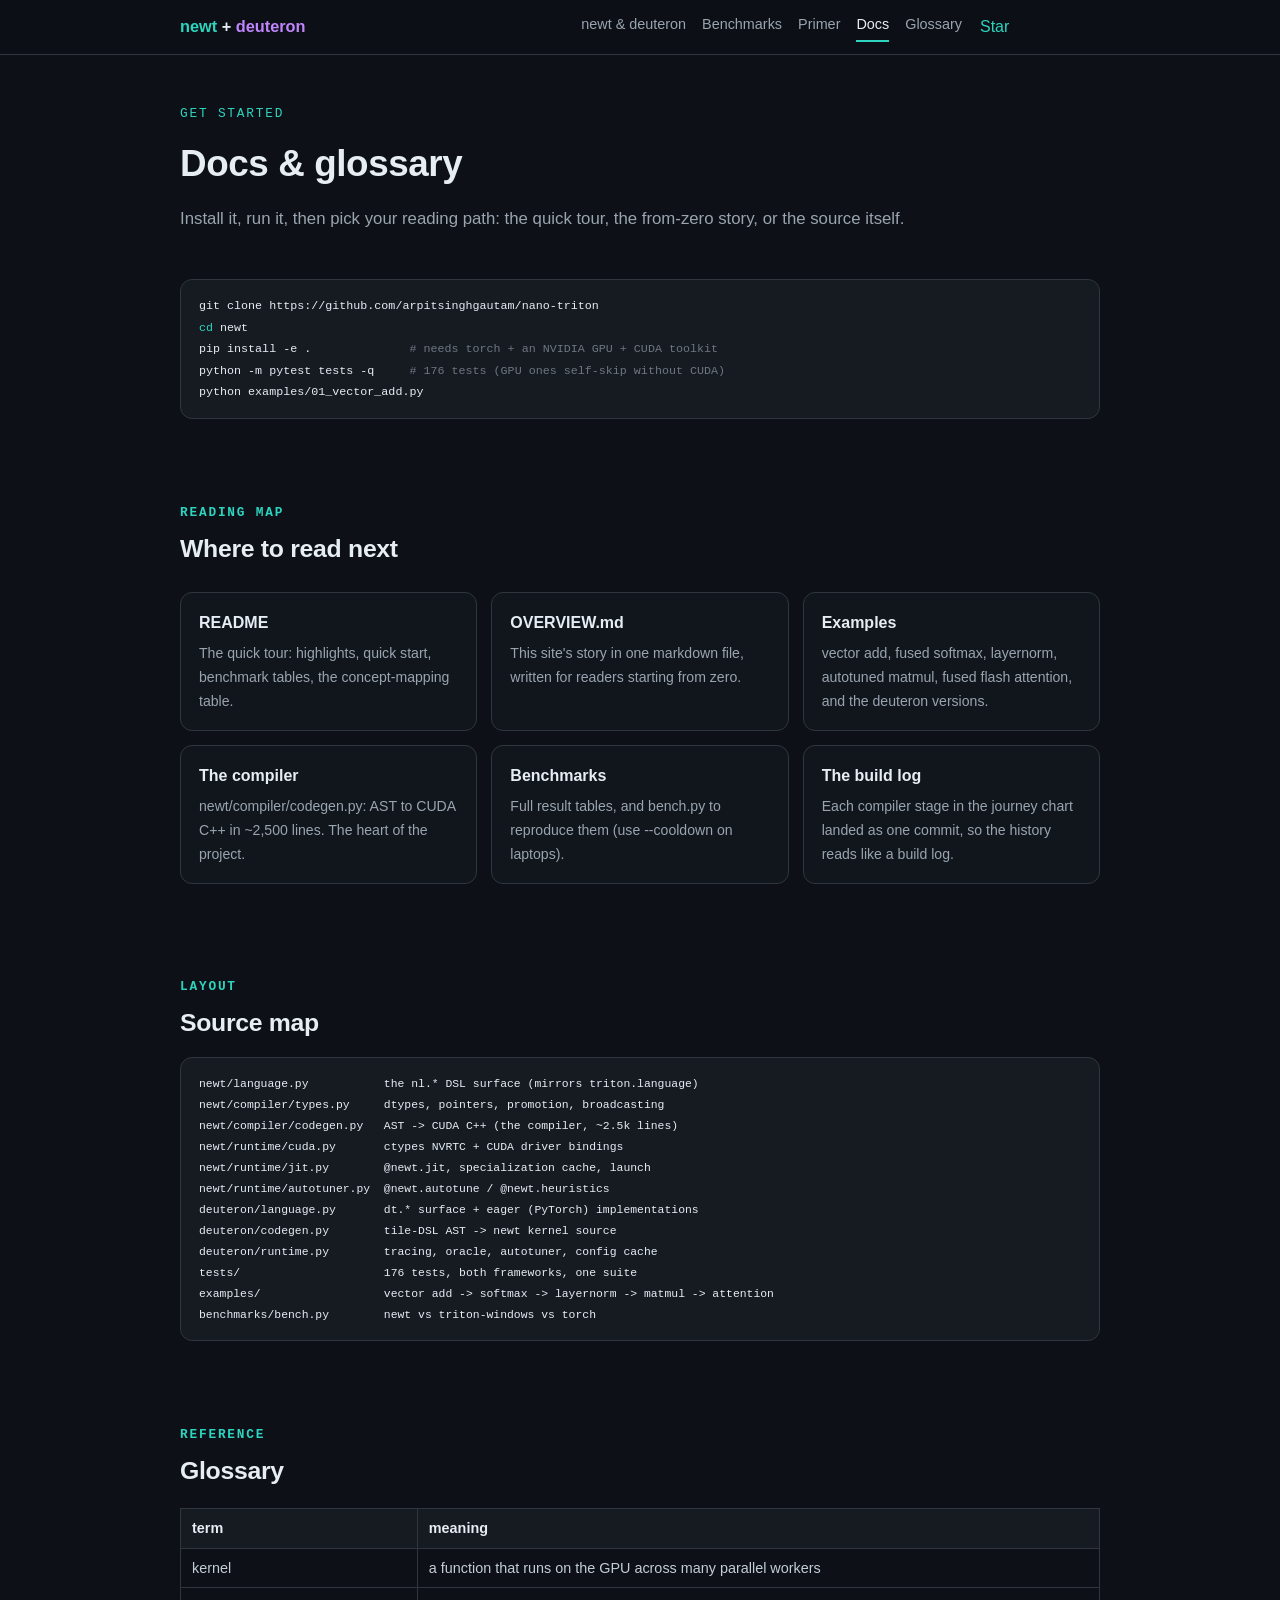
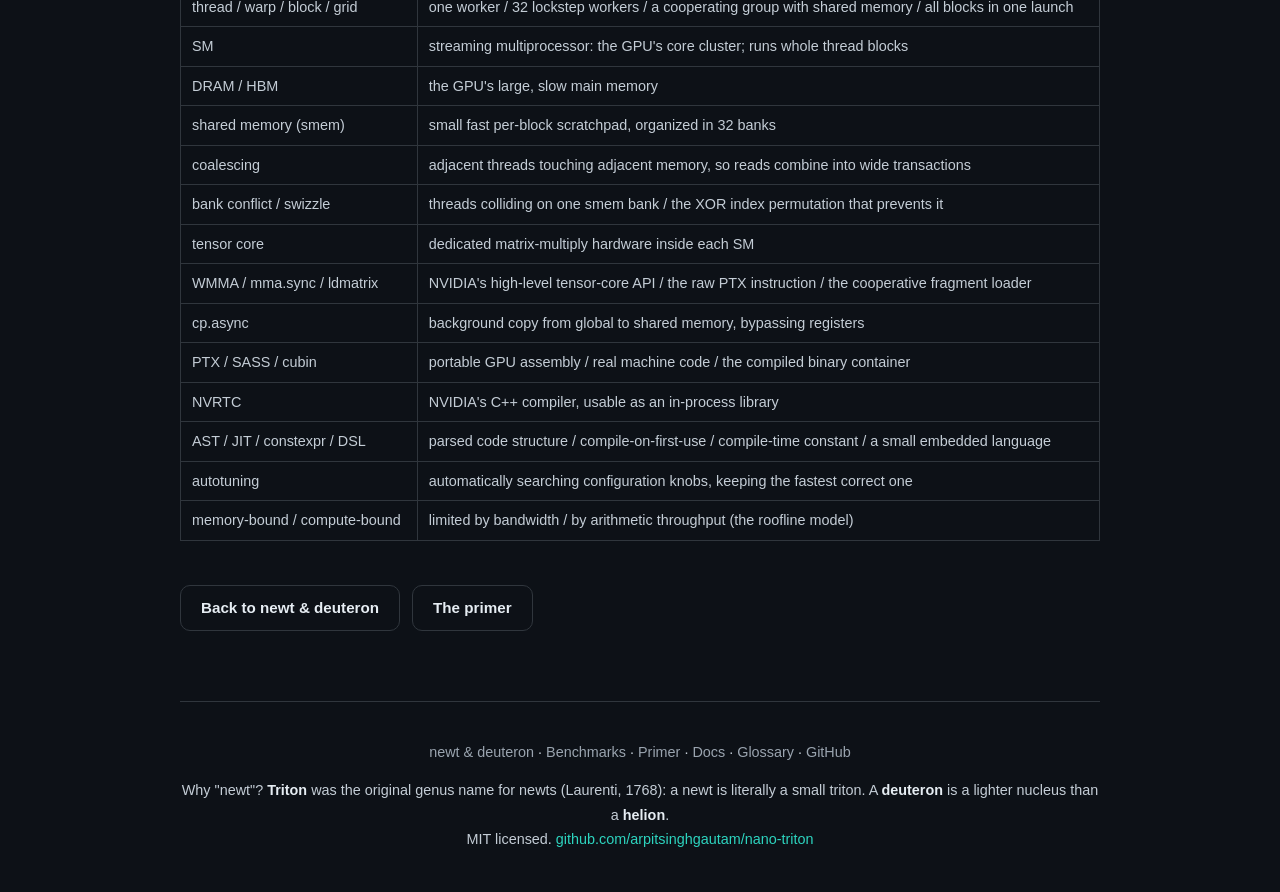
<file: docs/docs.html>
<!DOCTYPE html>
<html lang="en">
<head>
<meta charset="utf-8">
<meta name="viewport" content="width=device-width, initial-scale=1">
<title>Docs &amp; glossary | newt + deuteron</title>
<meta name="description" content="Get started with newt + deuteron: install, examples, the reading map, source layout, and a glossary of every GPU term the docs use.">
<meta property="og:type" content="website">
<meta property="og:title" content="Docs &amp; glossary | newt + deuteron">
<meta property="og:description" content="Get started with newt + deuteron: install, examples, the reading map, source layout, and a glossary of every GPU term the docs use.">
<meta property="og:url" content="https://arpitsinghgautam.me/nano-triton/docs.html">
<meta property="og:image" content="https://arpitsinghgautam.me/nano-triton/assets/og-card.png">
<meta name="twitter:card" content="summary_large_image">
<meta name="twitter:image" content="https://arpitsinghgautam.me/nano-triton/assets/og-card.png">
<link rel="icon" href="data:image/svg+xml,%3Csvg xmlns='http://www.w3.org/2000/svg' viewBox='0 0 32 32'%3E%3Crect width='32' height='32' rx='7' fill='%230d1117'/%3E%3Ctext x='16' y='23' text-anchor='middle' font-family='monospace' font-size='19' font-weight='bold' fill='%232dd4bf'%3En%3C/text%3E%3C/svg%3E">
<link rel="stylesheet" href="styles.css">
</head>
<body>

<nav class="top"><div class="wrap">
  <a class="brand" href="index.html"><span class="nw">newt</span> + <span class="dt">deuteron</span></a>
  <div class="links">
    <a href="index.html">newt &amp; deuteron</a>
    <a href="benchmarks.html">Benchmarks</a>
    <a href="primer.html">Primer</a>
    <a href="docs.html" class="active">Docs</a>
    <a href="docs.html#glossary">Glossary</a>
  </div>
  <span class="ghstar">
    <a class="github-button" href="https://github.com/arpitsinghgautam/nano-triton"
       data-color-scheme="no-preference: dark; light: dark; dark: dark;"
       data-icon="octicon-star" data-size="large" data-show-count="true"
       aria-label="Star arpitsinghgautam/nano-triton on GitHub">Star</a>
  </span>
</div></nav>

<div class="wrap">

<header class="page">
  <div class="kicker">get started</div>
  <h1>Docs &amp; glossary</h1>
  <p class="sub">Install it, run it, then pick your reading path: the quick tour, the
  from-zero story, or the source itself.</p>
</header>

<section id="start">
<pre><code>git clone https://github.com/arpitsinghgautam/nano-triton
<span class="k">cd</span> newt
pip install -e .              <span class="c"># needs torch + an NVIDIA GPU + CUDA toolkit</span>
python -m pytest tests -q     <span class="c"># 176 tests (GPU ones self-skip without CUDA)</span>
python examples/01_vector_add.py</code></pre>
</section>

<section id="reading">
<h2><span class="kicker">reading map</span>Where to read next</h2>
<div class="cards">
  <a class="card" href="https://github.com/arpitsinghgautam/nano-triton#readme">
    <h3>README</h3>
    <p>The quick tour: highlights, quick start, benchmark tables, the concept-mapping table.</p>
  </a>
  <a class="card" href="https://github.com/arpitsinghgautam/nano-triton/blob/main/docs/OVERVIEW.md">
    <h3>OVERVIEW.md</h3>
    <p>This site's story in one markdown file, written for readers starting from zero.</p>
  </a>
  <a class="card" href="https://github.com/arpitsinghgautam/nano-triton/tree/main/examples">
    <h3>Examples</h3>
    <p>vector add, fused softmax, layernorm, autotuned matmul, fused flash attention, and
    the deuteron versions.</p>
  </a>
  <a class="card" href="https://github.com/arpitsinghgautam/nano-triton/blob/main/newt/compiler/codegen.py">
    <h3>The compiler</h3>
    <p>newt/compiler/codegen.py: AST to CUDA C++ in ~2,500 lines. The heart of the project.</p>
  </a>
  <a class="card" href="https://github.com/arpitsinghgautam/nano-triton/blob/main/benchmarks/results.md">
    <h3>Benchmarks</h3>
    <p>Full result tables, and bench.py to reproduce them (use --cooldown on laptops).</p>
  </a>
  <a class="card" href="https://github.com/arpitsinghgautam/nano-triton/commits/main">
    <h3>The build log</h3>
    <p>Each compiler stage in the journey chart landed as one commit, so the history
    reads like a build log.</p>
  </a>
</div>
</section>

<section id="srcmap">
<h2><span class="kicker">layout</span>Source map</h2>
<pre class="srcmap"><code>newt/language.py           the nl.* DSL surface (mirrors triton.language)
newt/compiler/types.py     dtypes, pointers, promotion, broadcasting
newt/compiler/codegen.py   AST -> CUDA C++ (the compiler, ~2.5k lines)
newt/runtime/cuda.py       ctypes NVRTC + CUDA driver bindings
newt/runtime/jit.py        @newt.jit, specialization cache, launch
newt/runtime/autotuner.py  @newt.autotune / @newt.heuristics
deuteron/language.py       dt.* surface + eager (PyTorch) implementations
deuteron/codegen.py        tile-DSL AST -> newt kernel source
deuteron/runtime.py        tracing, oracle, autotuner, config cache
tests/                     176 tests, both frameworks, one suite
examples/                  vector add -> softmax -> layernorm -> matmul -> attention
benchmarks/bench.py        newt vs triton-windows vs torch</code></pre>
</section>

<section id="glossary">
<h2><span class="kicker">reference</span>Glossary</h2>
<table>
  <tr><th>term</th><th>meaning</th></tr>
  <tr><td>kernel</td><td>a function that runs on the GPU across many parallel workers</td></tr>
  <tr><td>thread / warp / block / grid</td><td>one worker / 32 lockstep workers / a cooperating group with shared memory / all blocks in one launch</td></tr>
  <tr><td>SM</td><td>streaming multiprocessor: the GPU's core cluster; runs whole thread blocks</td></tr>
  <tr><td>DRAM / HBM</td><td>the GPU's large, slow main memory</td></tr>
  <tr><td>shared memory (smem)</td><td>small fast per-block scratchpad, organized in 32 banks</td></tr>
  <tr><td>coalescing</td><td>adjacent threads touching adjacent memory, so reads combine into wide transactions</td></tr>
  <tr><td>bank conflict / swizzle</td><td>threads colliding on one smem bank / the XOR index permutation that prevents it</td></tr>
  <tr><td>tensor core</td><td>dedicated matrix-multiply hardware inside each SM</td></tr>
  <tr><td>WMMA / mma.sync / ldmatrix</td><td>NVIDIA's high-level tensor-core API / the raw PTX instruction / the cooperative fragment loader</td></tr>
  <tr><td>cp.async</td><td>background copy from global to shared memory, bypassing registers</td></tr>
  <tr><td>PTX / SASS / cubin</td><td>portable GPU assembly / real machine code / the compiled binary container</td></tr>
  <tr><td>NVRTC</td><td>NVIDIA's C++ compiler, usable as an in-process library</td></tr>
  <tr><td>AST / JIT / constexpr / DSL</td><td>parsed code structure / compile-on-first-use / compile-time constant / a small embedded language</td></tr>
  <tr><td>autotuning</td><td>automatically searching configuration knobs, keeping the fastest correct one</td></tr>
  <tr><td>memory-bound / compute-bound</td><td>limited by bandwidth / by arithmetic throughput (the roofline model)</td></tr>
</table>

<div class="pagenav">
  <a class="btn ghost" href="index.html">Back to newt &amp; deuteron</a>
  <a class="btn ghost" href="primer.html">The primer</a>
</div>
</section>

<footer>
  <p class="footlinks">
    <a href="index.html">newt &amp; deuteron</a> &#183;
    <a href="benchmarks.html">Benchmarks</a> &#183;
    <a href="primer.html">Primer</a> &#183;
    <a href="docs.html">Docs</a> &#183;
    <a href="docs.html#glossary">Glossary</a> &#183;
    <a href="https://github.com/arpitsinghgautam/nano-triton">GitHub</a>
  </p>
  <p>Why "newt"? <strong>Triton</strong> was the original genus name for newts (Laurenti, 1768):
  a newt is literally a small triton. A <strong>deuteron</strong> is a lighter nucleus than a
  <strong>helion</strong>.<br>
  MIT licensed. <a href="https://github.com/arpitsinghgautam/nano-triton">github.com/arpitsinghgautam/nano-triton</a></p>
</footer>

</div>
<script async defer src="https://buttons.github.io/buttons.js"></script>
</body>
</html>
</file>
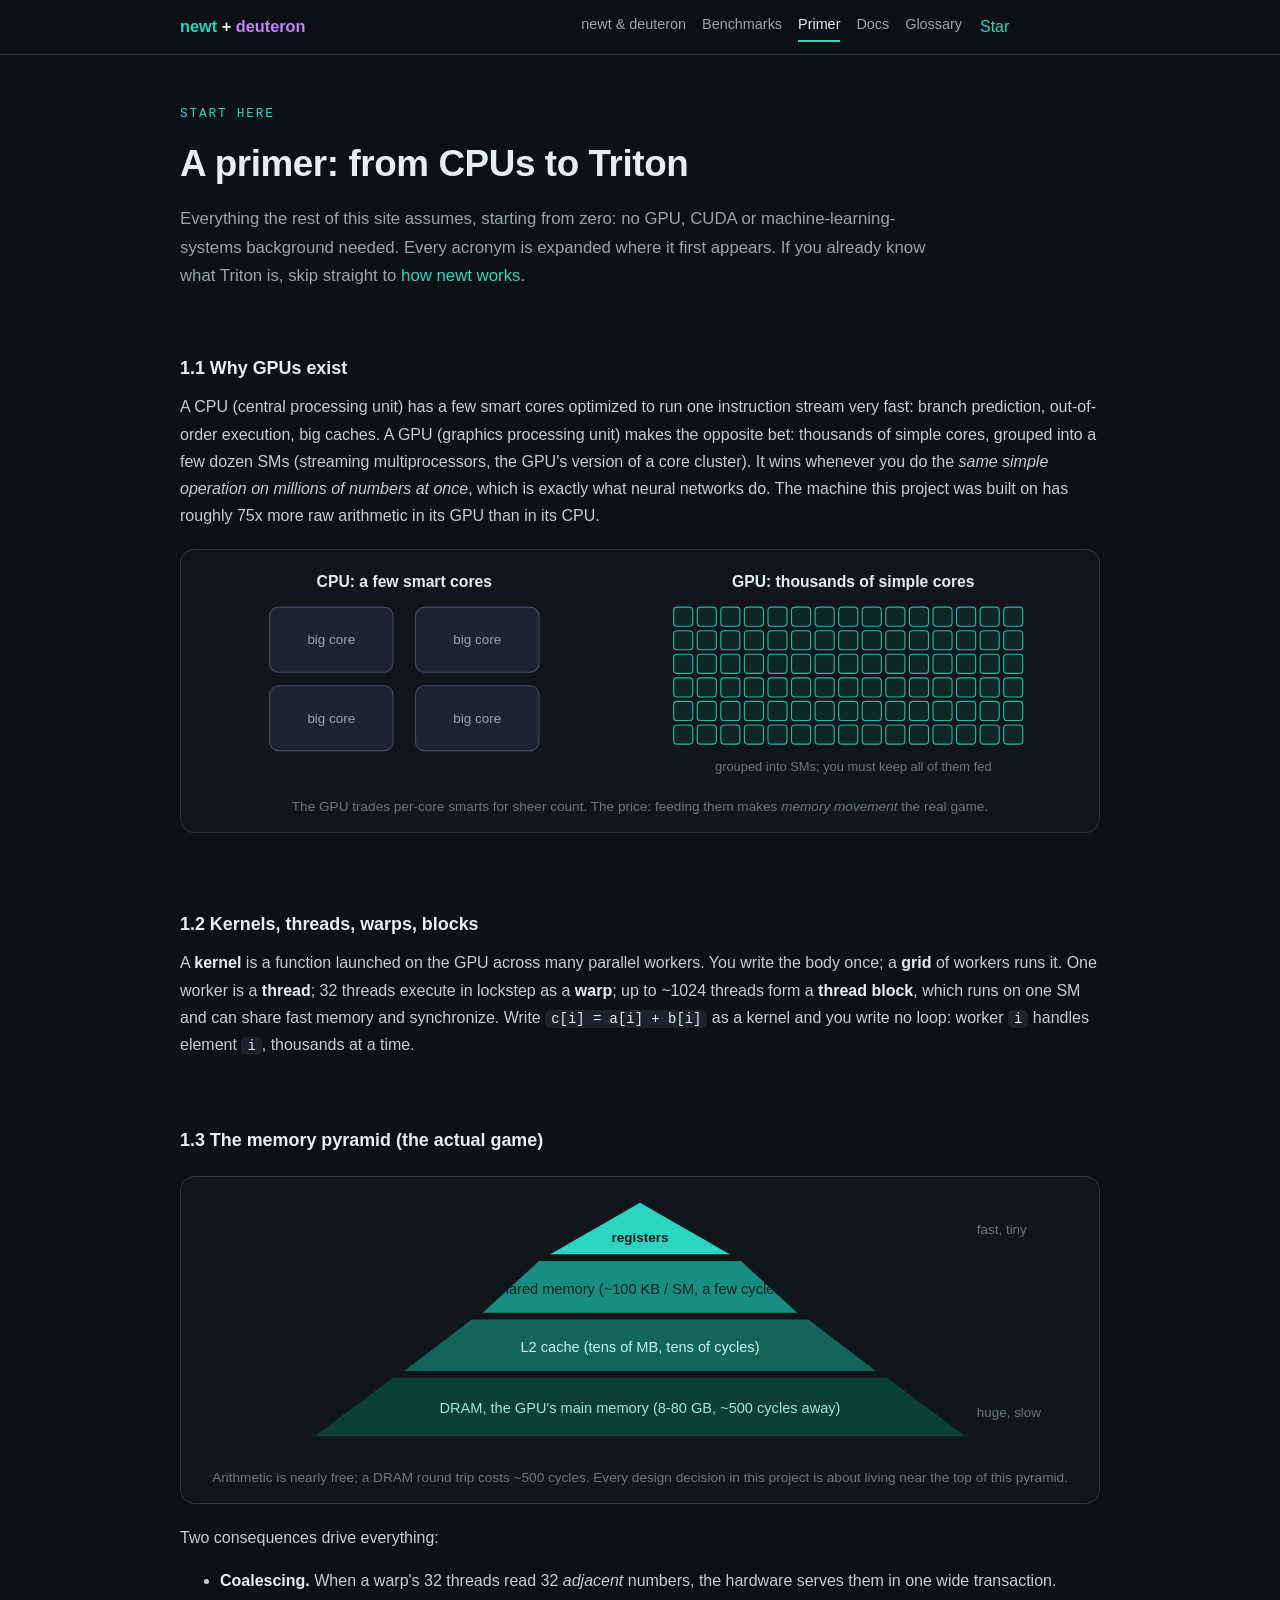
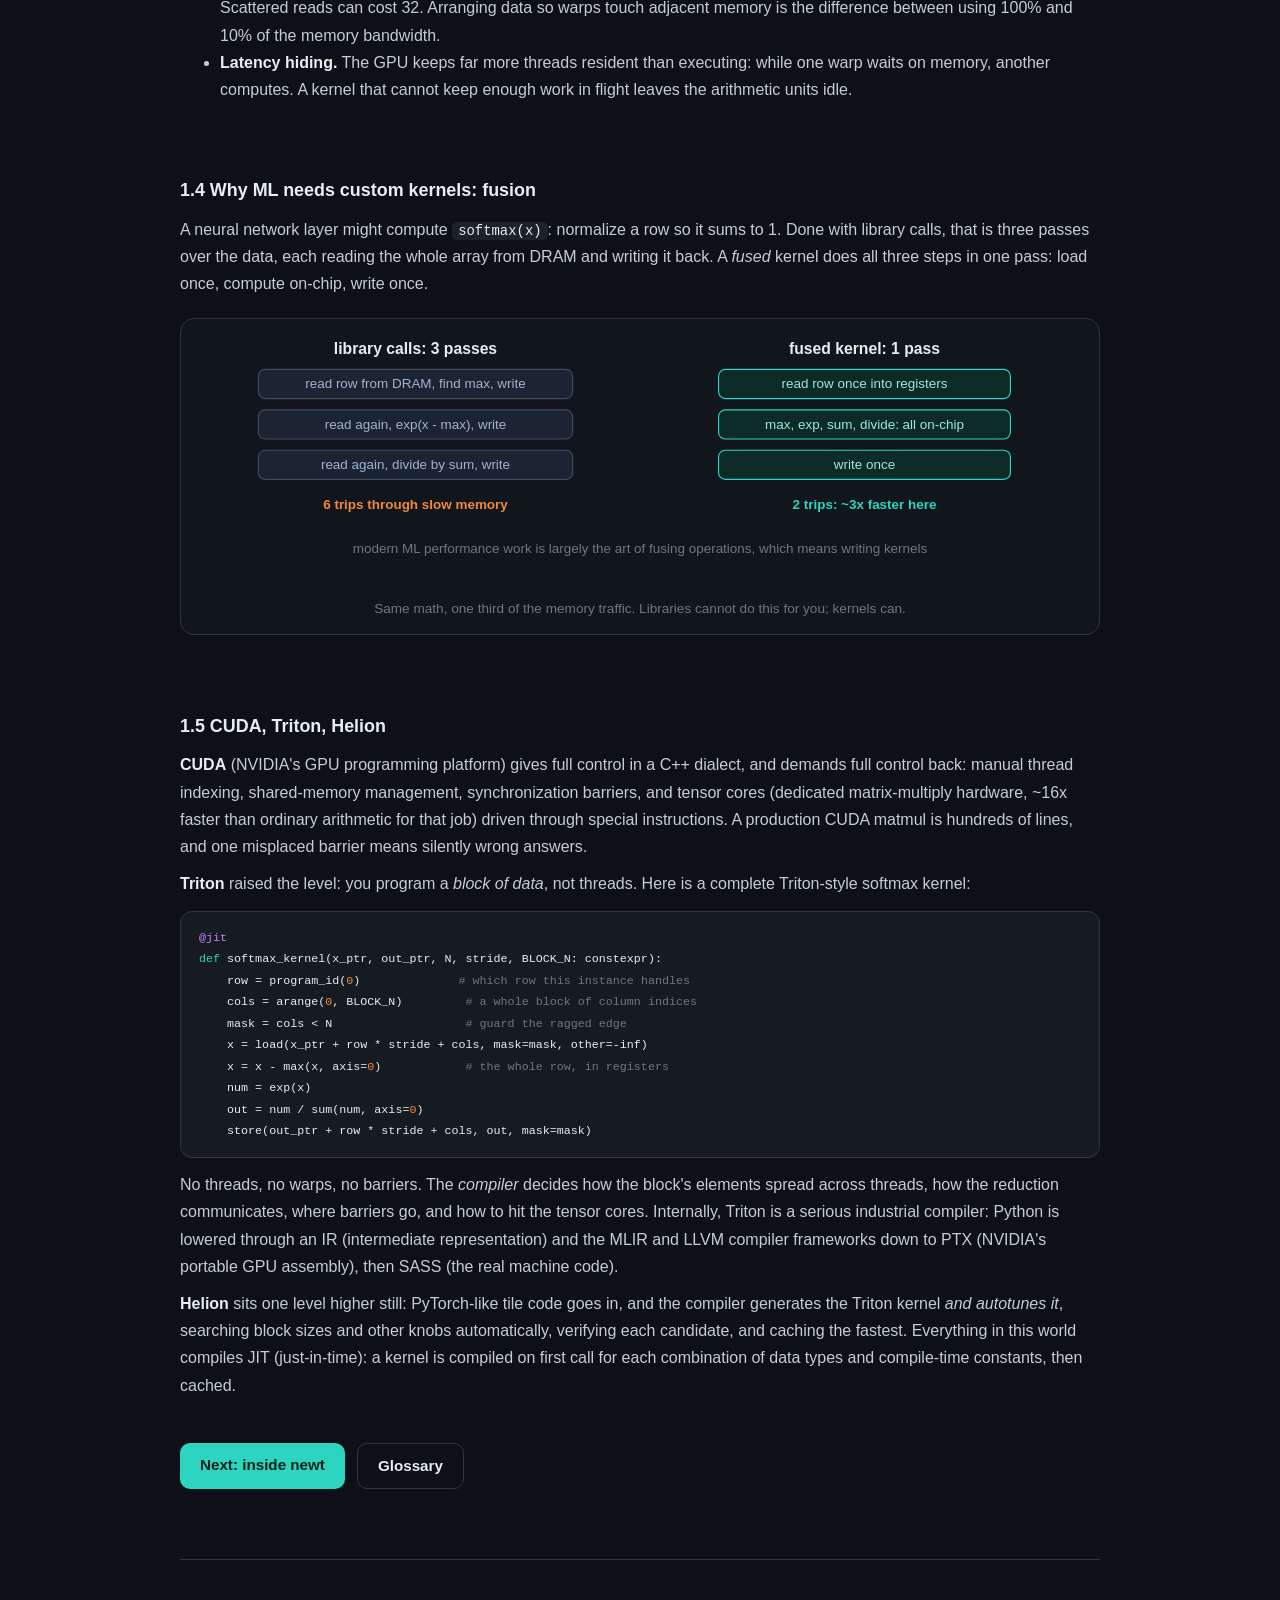
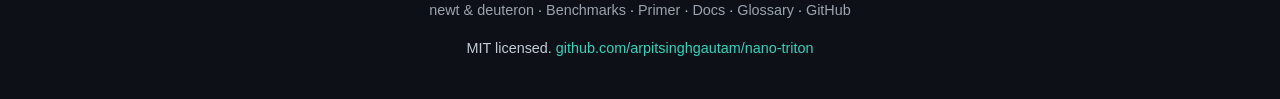
<file: docs/primer.html>
<!DOCTYPE html>
<html lang="en">
<head>
<meta charset="utf-8">
<meta name="viewport" content="width=device-width, initial-scale=1">
<title>A GPU primer, from zero | newt + deuteron</title>
<meta name="description" content="CPUs vs GPUs, kernels, warps, the memory pyramid, fusion, CUDA, Triton and Helion: the background for newt + deuteron, assuming no GPU knowledge at all.">
<meta property="og:type" content="website">
<meta property="og:title" content="A GPU primer, from zero | newt + deuteron">
<meta property="og:description" content="CPUs vs GPUs, kernels, warps, the memory pyramid, fusion, CUDA, Triton and Helion: everything the newt + deuteron docs assume, explained from zero.">
<meta property="og:url" content="https://arpitsinghgautam.me/nano-triton/primer.html">
<meta property="og:image" content="https://arpitsinghgautam.me/nano-triton/assets/og-card.png">
<meta name="twitter:card" content="summary_large_image">
<meta name="twitter:image" content="https://arpitsinghgautam.me/nano-triton/assets/og-card.png">
<link rel="icon" href="data:image/svg+xml,%3Csvg xmlns='http://www.w3.org/2000/svg' viewBox='0 0 32 32'%3E%3Crect width='32' height='32' rx='7' fill='%230d1117'/%3E%3Ctext x='16' y='23' text-anchor='middle' font-family='monospace' font-size='19' font-weight='bold' fill='%232dd4bf'%3En%3C/text%3E%3C/svg%3E">
<link rel="stylesheet" href="styles.css">
</head>
<body>

<nav class="top"><div class="wrap">
  <a class="brand" href="index.html"><span class="nw">newt</span> + <span class="dt">deuteron</span></a>
  <div class="links">
    <a href="index.html">newt &amp; deuteron</a>
    <a href="benchmarks.html">Benchmarks</a>
    <a href="primer.html" class="active">Primer</a>
    <a href="docs.html">Docs</a>
    <a href="docs.html#glossary">Glossary</a>
  </div>
  <span class="ghstar">
    <a class="github-button" href="https://github.com/arpitsinghgautam/nano-triton"
       data-color-scheme="no-preference: dark; light: dark; dark: dark;"
       data-icon="octicon-star" data-size="large" data-show-count="true"
       aria-label="Star arpitsinghgautam/nano-triton on GitHub">Star</a>
  </span>
</div></nav>

<div class="wrap">

<header class="page">
  <div class="kicker">start here</div>
  <h1>A primer: from CPUs to Triton</h1>
  <p class="sub">Everything the rest of this site assumes, starting from zero: no GPU,
  CUDA or machine-learning-systems background needed. Every acronym is expanded where it
  first appears. If you already know what Triton is, skip straight to
  <a href="index.html#newt">how newt works</a>.</p>
</header>

<section id="gpus">
<h3>1.1 Why GPUs exist</h3>
<p>A CPU (central processing unit) has a few smart cores optimized to run one instruction
stream very fast: branch prediction, out-of-order execution, big caches. A GPU (graphics
processing unit) makes the opposite bet: thousands of simple cores, grouped into a few
dozen SMs (streaming multiprocessors, the GPU's version of a core cluster). It wins
whenever you do the <em>same simple operation on millions of numbers at once</em>, which is
exactly what neural networks do. The machine this project was built on has roughly 75x
more raw arithmetic in its GPU than in its CPU.</p>

<figure class="figure">
<svg viewBox="0 0 800 200" xmlns="http://www.w3.org/2000/svg" font-family="-apple-system,'Segoe UI',Roboto,sans-serif">
  <text x="190" y="24" text-anchor="middle" font-size="14" font-weight="600" fill="#e6edf3">CPU: a few smart cores</text>
  <g fill="#1c2433" stroke="#3f4a5c">
    <rect x="70" y="42" width="110" height="58" rx="8"/><rect x="200" y="42" width="110" height="58" rx="8"/>
    <rect x="70" y="112" width="110" height="58" rx="8"/><rect x="200" y="112" width="110" height="58" rx="8"/>
  </g>
  <g fill="#9aa4af" font-size="12" text-anchor="middle">
    <text x="125" y="75">big core</text><text x="255" y="75">big core</text>
    <text x="125" y="145">big core</text><text x="255" y="145">big core</text>
  </g>
  <text x="590" y="24" text-anchor="middle" font-size="14" font-weight="600" fill="#e6edf3">GPU: thousands of simple cores</text>
  <g fill="#0c2b28" stroke="#2dd4bf" opacity="0.85">
    <g id="corerow">
      <rect x="430" y="42" width="17" height="17" rx="3"/><rect x="451" y="42" width="17" height="17" rx="3"/><rect x="472" y="42" width="17" height="17" rx="3"/><rect x="493" y="42" width="17" height="17" rx="3"/><rect x="514" y="42" width="17" height="17" rx="3"/><rect x="535" y="42" width="17" height="17" rx="3"/><rect x="556" y="42" width="17" height="17" rx="3"/><rect x="577" y="42" width="17" height="17" rx="3"/><rect x="598" y="42" width="17" height="17" rx="3"/><rect x="619" y="42" width="17" height="17" rx="3"/><rect x="640" y="42" width="17" height="17" rx="3"/><rect x="661" y="42" width="17" height="17" rx="3"/><rect x="682" y="42" width="17" height="17" rx="3"/><rect x="703" y="42" width="17" height="17" rx="3"/><rect x="724" y="42" width="17" height="17" rx="3"/>
    </g>
    <use href="#corerow" y="21"/><use href="#corerow" y="42"/><use href="#corerow" y="63"/>
    <use href="#corerow" y="84"/><use href="#corerow" y="105"/>
  </g>
  <text x="590" y="188" text-anchor="middle" font-size="11.5" fill="#6e7681">grouped into SMs; you must keep all of them fed</text>
</svg>
<figcaption>The GPU trades per-core smarts for sheer count. The price: feeding them makes
<em>memory movement</em> the real game.</figcaption>
</figure>
</section>

<section id="kernels">
<h3>1.2 Kernels, threads, warps, blocks</h3>
<p>A <strong>kernel</strong> is a function launched on the GPU across many parallel workers.
You write the body once; a <strong>grid</strong> of workers runs it. One worker is a
<strong>thread</strong>; 32 threads execute in lockstep as a <strong>warp</strong>; up to ~1024
threads form a <strong>thread block</strong>, which runs on one SM and can share fast memory
and synchronize. Write <code>c[i] = a[i] + b[i]</code> as a kernel and you write no loop:
worker <code>i</code> handles element <code>i</code>, thousands at a time.</p>
</section>

<section id="memory">
<h3>1.3 The memory pyramid (the actual game)</h3>
<figure class="figure">
<svg viewBox="0 0 800 240" xmlns="http://www.w3.org/2000/svg" font-family="-apple-system,'Segoe UI',Roboto,sans-serif">
  <g text-anchor="middle" font-size="13">
    <polygon points="400,14 480,60 320,60" fill="#2dd4bf"/>
    <text x="400" y="49" fill="#04211d" font-size="12" font-weight="600">registers</text>
    <polygon points="310,66 490,66 540,112 260,112" fill="#178f80"/>
    <text x="400" y="95" fill="#04211d">shared memory (~100 KB / SM, a few cycles)</text>
    <polygon points="250,118 550,118 610,164 190,164" fill="#11655b"/>
    <text x="400" y="147" fill="#c7f5ee">L2 cache (tens of MB, tens of cycles)</text>
    <polygon points="180,170 620,170 690,222 110,222" fill="#0c3d37"/>
    <text x="400" y="201" fill="#9ee8dd">DRAM, the GPU's main memory (8-80 GB, ~500 cycles away)</text>
    <text x="700" y="42" font-size="12" fill="#6e7681" text-anchor="start">fast, tiny</text>
    <text x="700" y="205" font-size="12" fill="#6e7681" text-anchor="start">huge, slow</text>
  </g>
</svg>
<figcaption>Arithmetic is nearly free; a DRAM round trip costs ~500 cycles. Every design
decision in this project is about living near the top of this pyramid.</figcaption>
</figure>

<p>Two consequences drive everything:</p>
<ul>
  <li><strong>Coalescing.</strong> When a warp's 32 threads read 32 <em>adjacent</em> numbers,
  the hardware serves them in one wide transaction. Scattered reads can cost 32. Arranging
  data so warps touch adjacent memory is the difference between using 100% and 10% of the
  memory bandwidth.</li>
  <li><strong>Latency hiding.</strong> The GPU keeps far more threads resident than executing:
  while one warp waits on memory, another computes. A kernel that cannot keep enough work
  in flight leaves the arithmetic units idle.</li>
</ul>
</section>

<section id="fusion">
<h3>1.4 Why ML needs custom kernels: fusion</h3>
<p>A neural network layer might compute <code>softmax(x)</code>: normalize a row so it sums
to 1. Done with library calls, that is three passes over the data, each reading the whole
array from DRAM and writing it back. A <em>fused</em> kernel does all three steps in one
pass: load once, compute on-chip, write once.</p>

<figure class="figure">
<svg viewBox="0 0 800 230" xmlns="http://www.w3.org/2000/svg" font-family="-apple-system,'Segoe UI',Roboto,sans-serif">
  <g font-size="12">
    <text x="200" y="22" text-anchor="middle" font-weight="600" font-size="14" fill="#e6edf3">library calls: 3 passes</text>
    <g fill="#1c2433" stroke="#3f4a5c">
      <rect x="60" y="36" width="280" height="26" rx="6"/><rect x="60" y="72" width="280" height="26" rx="6"/><rect x="60" y="108" width="280" height="26" rx="6"/>
    </g>
    <g fill="#9db3ce" text-anchor="middle">
      <text x="200" y="53">read row from DRAM, find max, write</text>
      <text x="200" y="89">read again, exp(x - max), write</text>
      <text x="200" y="125">read again, divide by sum, write</text>
    </g>
    <text x="200" y="160" text-anchor="middle" fill="#f0883e" font-weight="600">6 trips through slow memory</text>
    <text x="600" y="22" text-anchor="middle" font-weight="600" font-size="14" fill="#e6edf3">fused kernel: 1 pass</text>
    <g fill="#0c2b28" stroke="#2dd4bf">
      <rect x="470" y="36" width="260" height="26" rx="6"/><rect x="470" y="72" width="260" height="26" rx="6"/><rect x="470" y="108" width="260" height="26" rx="6"/>
    </g>
    <g fill="#9ee8dd" text-anchor="middle">
      <text x="600" y="53">read row once into registers</text>
      <text x="600" y="89">max, exp, sum, divide: all on-chip</text>
      <text x="600" y="125">write once</text>
    </g>
    <text x="600" y="160" text-anchor="middle" fill="#2dd4bf" font-weight="600">2 trips: ~3x faster here</text>
    <text x="400" y="200" text-anchor="middle" fill="#6e7681">modern ML performance work is largely the art of fusing operations, which means writing kernels</text>
  </g>
</svg>
<figcaption>Same math, one third of the memory traffic. Libraries cannot do this for you;
kernels can.</figcaption>
</figure>
</section>

<section id="stack">
<h3>1.5 CUDA, Triton, Helion</h3>
<p><strong>CUDA</strong> (NVIDIA's GPU programming platform) gives full control in a C++
dialect, and demands full control back: manual thread indexing, shared-memory management,
synchronization barriers, and tensor cores (dedicated matrix-multiply hardware, ~16x
faster than ordinary arithmetic for that job) driven through special instructions. A
production CUDA matmul is hundreds of lines, and one misplaced barrier means silently
wrong answers.</p>

<p><strong>Triton</strong> raised the level: you program a <em>block of data</em>, not threads.
Here is a complete Triton-style softmax kernel:</p>

<pre><code><span class="d">@jit</span>
<span class="k">def</span> softmax_kernel(x_ptr, out_ptr, N, stride, BLOCK_N: constexpr):
    row = program_id(<span class="n">0</span>)              <span class="c"># which row this instance handles</span>
    cols = arange(<span class="n">0</span>, BLOCK_N)         <span class="c"># a whole block of column indices</span>
    mask = cols &lt; N                   <span class="c"># guard the ragged edge</span>
    x = load(x_ptr + row * stride + cols, mask=mask, other=-inf)
    x = x - max(x, axis=<span class="n">0</span>)            <span class="c"># the whole row, in registers</span>
    num = exp(x)
    out = num / sum(num, axis=<span class="n">0</span>)
    store(out_ptr + row * stride + cols, out, mask=mask)</code></pre>

<p>No threads, no warps, no barriers. The <em>compiler</em> decides how the block's elements
spread across threads, how the reduction communicates, where barriers go, and how to hit
the tensor cores. Internally, Triton is a serious industrial compiler: Python is lowered
through an IR (intermediate representation) and the MLIR and LLVM compiler frameworks down
to PTX (NVIDIA's portable GPU assembly), then SASS (the real machine code).</p>

<p><strong>Helion</strong> sits one level higher still: PyTorch-like tile code goes in, and
the compiler generates the Triton kernel <em>and autotunes it</em>, searching block sizes and
other knobs automatically, verifying each candidate, and caching the fastest. Everything
in this world compiles JIT (just-in-time): a kernel is compiled on first call for each
combination of data types and compile-time constants, then cached.</p>

<div class="pagenav">
  <a class="btn primary" href="index.html#newt">Next: inside newt</a>
  <a class="btn ghost" href="docs.html#glossary">Glossary</a>
</div>
</section>

<footer>
  <p class="footlinks">
    <a href="index.html">newt &amp; deuteron</a> &#183;
    <a href="benchmarks.html">Benchmarks</a> &#183;
    <a href="primer.html">Primer</a> &#183;
    <a href="docs.html">Docs</a> &#183;
    <a href="docs.html#glossary">Glossary</a> &#183;
    <a href="https://github.com/arpitsinghgautam/nano-triton">GitHub</a>
  </p>
  <p>MIT licensed. <a href="https://github.com/arpitsinghgautam/nano-triton">github.com/arpitsinghgautam/nano-triton</a></p>
</footer>

</div>
<script async defer src="https://buttons.github.io/buttons.js"></script>
</body>
</html>
</file>
<file: docs/styles.css>
:root {
  --bg: #0d1117; --panel: #161b22; --panel2: #11161d; --line: #30363d;
  --ink: #e6edf3; --muted: #9aa4af; --faint: #6e7681;
  --teal: #2dd4bf; --teal-dim: #0c2b28; --purple: #c084fc; --indigo: #818cf8;
  --orange: #f0883e; --code-bg: #1c222b;
}
* { box-sizing: border-box; }
html { scroll-behavior: smooth; }
body { margin: 0; background: var(--bg); color: var(--ink);
       font: 16px/1.7 -apple-system, "Segoe UI", Roboto, Helvetica, Arial, sans-serif; }
a { color: var(--teal); text-decoration: none; }
a:hover { text-decoration: underline; }
.wrap { max-width: 960px; margin: 0 auto; padding: 0 20px; }

nav.top { position: sticky; top: 0; z-index: 50; background: rgba(13,17,23,.88);
          backdrop-filter: blur(8px); border-bottom: 1px solid var(--line); }
nav.top .wrap { display: flex; align-items: center; gap: 18px; height: 54px; }
nav.top .brand { font-weight: 800; font-size: 1.02rem; color: var(--ink); white-space: nowrap; }
nav.top .brand .nw { color: var(--teal); } nav.top .brand .dt { color: var(--purple); }
nav.top .links { display: flex; gap: 16px; flex-wrap: wrap; font-size: .9rem; margin-left: auto; }
nav.top .links a { color: var(--muted); padding-bottom: 3px; border-bottom: 2px solid transparent; }
nav.top .links a:hover { color: var(--ink); text-decoration: none; }
nav.top .links a.active { color: var(--ink); border-bottom-color: var(--teal); }
nav.top .ghstar { display: inline-flex; align-items: center; min-width: 120px; height: 28px; }

header.hero { padding: 64px 0 28px; text-align: center; }
.kicker { font-family: ui-monospace, "Cascadia Code", Consolas, monospace;
          font-size: .8rem; letter-spacing: .14em; text-transform: uppercase; color: var(--teal); }
header.hero h1 { font-size: clamp(2rem, 5vw, 2.9rem); font-weight: 800; margin: 10px 0 14px;
                 letter-spacing: -.5px; }
header.hero h1 .nw { color: var(--teal); } header.hero h1 .dt { color: var(--purple); }
header.hero p.sub { color: var(--muted); font-size: 1.12rem; max-width: 700px; margin: 0 auto 20px; }
.pillrow { display: flex; gap: 8px; justify-content: center; flex-wrap: wrap; margin: 0 0 26px; }
.pill { background: var(--panel); border: 1px solid var(--line); border-radius: 999px;
        padding: 4px 14px; font-size: .84rem; color: var(--muted); }
.btnrow { display: flex; gap: 12px; justify-content: center; flex-wrap: wrap; margin-bottom: 36px; }
.btn { border-radius: 10px; padding: 9px 20px; font-weight: 600; font-size: .95rem; display: inline-block; }
.btn.primary { background: var(--teal); color: #04211d; }
.btn.primary:hover { background: #5ce0cf; text-decoration: none; }
.btn.ghost { border: 1px solid var(--line); color: var(--ink); }
.btn.ghost:hover { border-color: var(--teal); text-decoration: none; }

header.page { padding: 48px 0 6px; }
header.page h1 { font-size: clamp(1.7rem, 4vw, 2.3rem); font-weight: 800; margin: 8px 0 10px;
                 letter-spacing: -.4px; }
header.page p.sub { color: var(--muted); font-size: 1.05rem; max-width: 760px; margin: 0; }

section { padding-top: 26px; scroll-margin-top: 70px; }
h2 { font-size: 1.55rem; margin: 44px 0 4px; letter-spacing: -.3px; }
h2 .kicker { display: block; margin-bottom: 4px; }
h3 { font-size: 1.12rem; margin: 30px 0 6px; }
p, li { color: #c4cdd6; }
p { margin: 10px 0; }
strong { color: var(--ink); }
.lead { font-size: 1.05rem; }

.figure { background: var(--panel2); border: 1px solid var(--line); border-radius: 14px;
          padding: 10px; margin: 20px 0; }
.figure img, .figure svg { width: 100%; height: auto; display: block; border-radius: 8px; }
.figure figcaption { font-size: .85rem; color: var(--faint); margin: 10px 6px 4px; text-align: center; }

code { font-family: ui-monospace, "Cascadia Code", Consolas, monospace;
       background: var(--code-bg); border-radius: 5px; padding: 1px 6px; font-size: .87em; color: var(--ink); }
pre { background: var(--panel); border: 1px solid var(--line); border-radius: 12px;
      padding: 15px 18px; overflow-x: auto; font-size: .84rem; line-height: 1.6;
      font-family: ui-monospace, "Cascadia Code", Consolas, monospace; color: #d5dde5; }
pre code { background: none; padding: 0; }
pre .k { color: var(--teal); } pre .c { color: var(--faint); } pre .s { color: var(--orange); }
pre .d { color: var(--purple); } pre .n { color: var(--orange); }

table { border-collapse: collapse; width: 100%; margin: 16px 0; font-size: .9rem; }
th, td { border: 1px solid var(--line); padding: 7px 11px; text-align: left; }
th { background: var(--panel); color: var(--ink); }
td { color: #c4cdd6; }
td.num { text-align: right; font-variant-numeric: tabular-nums;
         font-family: ui-monospace, Consolas, monospace; }

.callout { border-left: 3px solid var(--teal); background: #10201d; border-radius: 0 10px 10px 0;
           padding: 12px 18px; margin: 18px 0; }
.callout.warn { border-color: var(--orange); background: #241a10; }
.callout.purple { border-color: var(--purple); background: #1b1426; }

.cards { display: grid; grid-template-columns: repeat(3, 1fr); gap: 14px; margin: 22px 0; }
@media (max-width: 780px) { .cards { grid-template-columns: 1fr; } }
.card { background: var(--panel2); border: 1px solid var(--line); border-radius: 12px;
        padding: 16px 18px; display: block; color: inherit; }
.card:hover { border-color: var(--teal); text-decoration: none; }
.card h3 { margin: 0 0 6px; font-size: 1rem; color: var(--ink); }
.card p { margin: 0; font-size: .88rem; color: var(--muted); }

.pagenav { display: flex; gap: 12px; flex-wrap: wrap; margin: 44px 0 0; }

.srcmap { font-size: .82rem; }
footer { margin: 70px 0 40px; color: var(--faint); font-size: .9rem; text-align: center;
         border-top: 1px solid var(--line); padding-top: 28px; }
footer .footlinks { margin-bottom: 14px; }
footer .footlinks a { color: var(--muted); }
footer .footlinks a:hover { color: var(--ink); }
</file>
